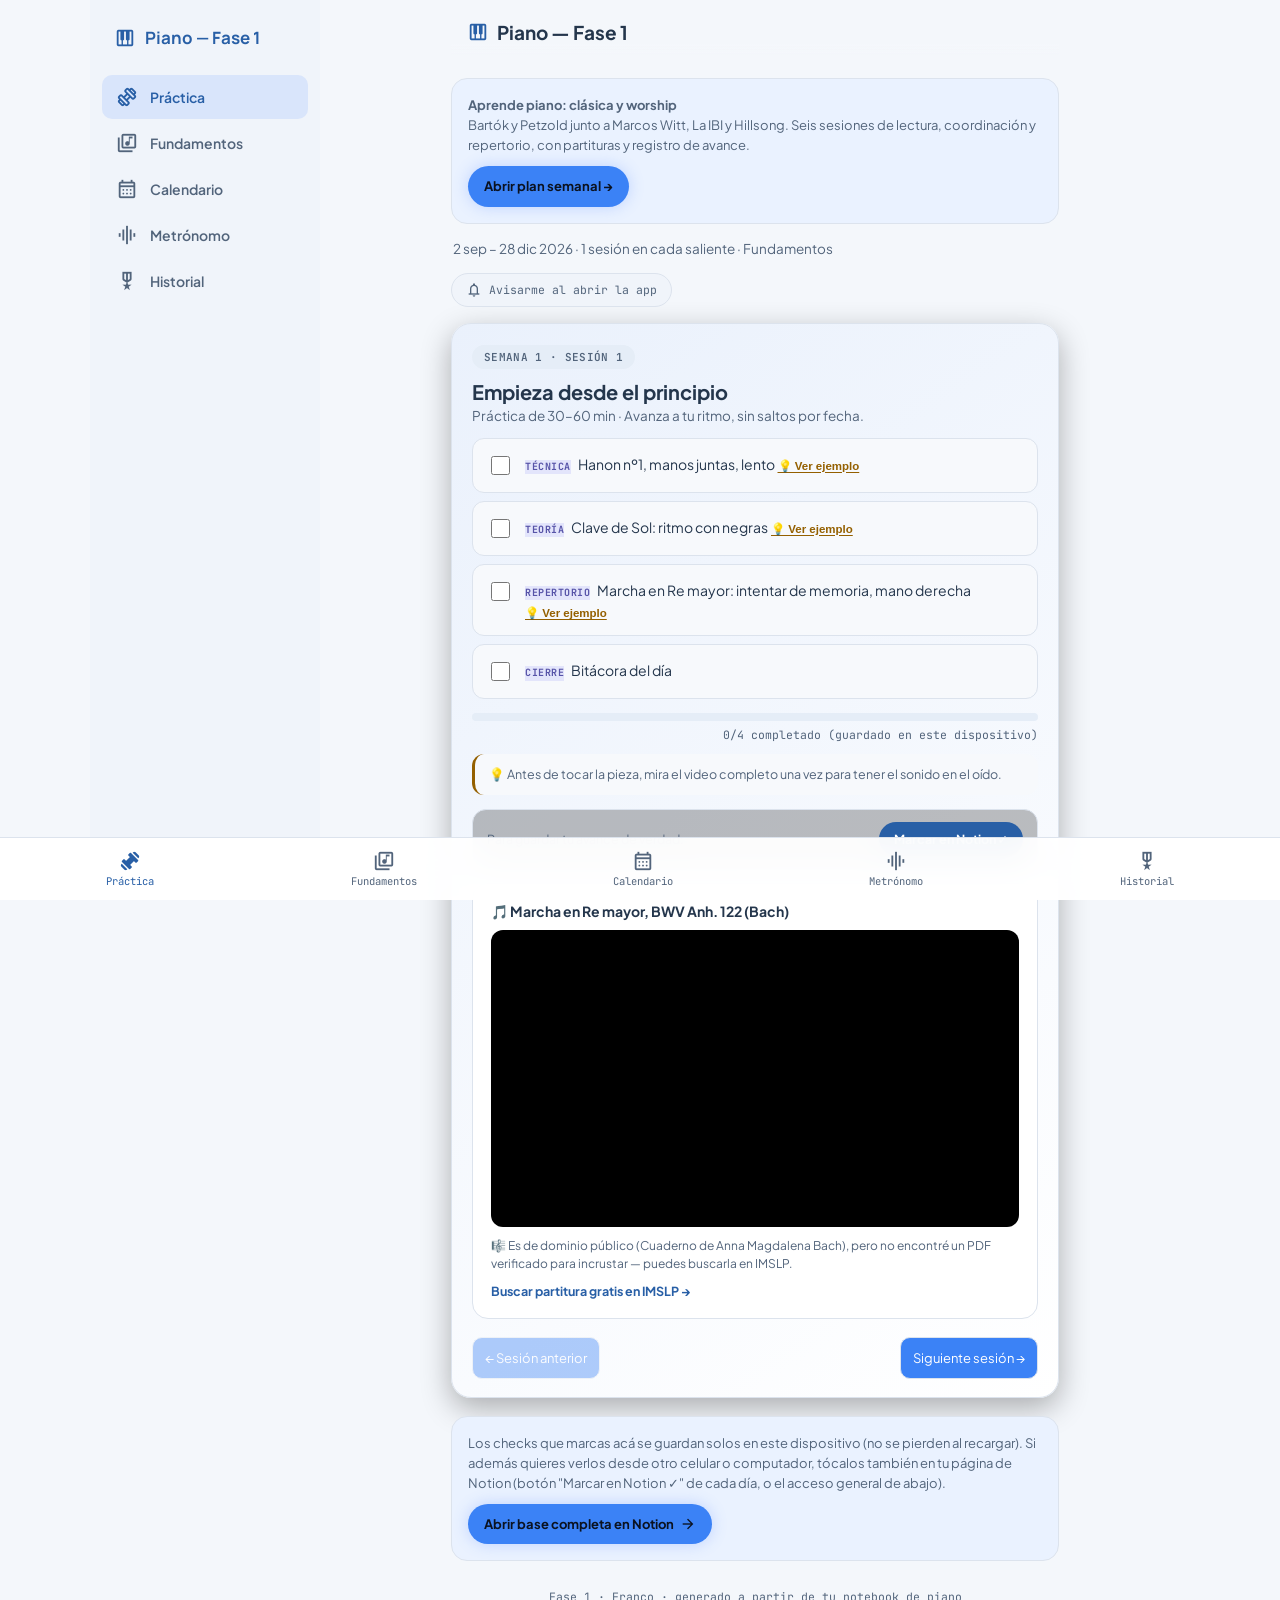
<file: index.html>
<!DOCTYPE html>
<html lang="es">
<head>
<meta charset="UTF-8">
<meta name="viewport" content="width=device-width, initial-scale=1.0, maximum-scale=1">
<title>Piano — Fase 1</title>
<link rel="preconnect" href="https://fonts.googleapis.com">
<link rel="preconnect" href="https://fonts.gstatic.com" crossorigin>
<link href="https://fonts.googleapis.com/css2?family=Manrope:wght@500;600;700&family=Inter:wght@400;500;600&family=JetBrains+Mono:wght@400;500;600&display=swap" rel="stylesheet">
<link href="https://fonts.googleapis.com/css2?family=Material+Symbols+Outlined:wght,FILL@100..700,0..1&display=swap" rel="stylesheet">
<style>
  :root{
    --bg:#111317;
    --card:#171a21;
    --card2:#1a1c20;
    --card3:#1e2024;
    --card-high:#282a2e;
    --text:#e2e2e8;
    --muted:#c3c6d6;
    --primary:#5b8cff;
    --primary-soft:#b2c5ff;
    --tertiary:#bfc7d6;
    --border:rgba(154,162,177,.14);
    --border2:rgba(154,162,177,.08);
    --notion:#eef0f4;
  }
  *{box-sizing:border-box;}
  html,body{margin:0;padding:0;background:var(--bg);color:var(--text);
    font-family:'Inter',-apple-system,BlinkMacSystemFont,"Segoe UI",Roboto,Helvetica,Arial,sans-serif;
    -webkit-tap-highlight-color:transparent;-webkit-font-smoothing:antialiased;}
  .material-symbols-outlined{font-variation-settings:'FILL' 0,'wght' 400,'GRAD' 0,'opsz' 24;font-size:22px;vertical-align:middle;}
  .icon-fill{font-variation-settings:'FILL' 1,'wght' 400,'GRAD' 0,'opsz' 24;}

  body{padding-bottom:76px;}
  .app{max-width:960px;margin:0 auto;display:flex;align-items:flex-start;}

  .side-nav{display:none;}
  @media(min-width:860px){
    body{padding-bottom:0;}
    .app{max-width:1100px;}
    .side-nav{display:flex;flex-direction:column;width:230px;flex:0 0 230px;padding:26px 12px;
      background:var(--card3);min-height:100vh;position:sticky;top:0;align-self:flex-start;}
    .side-nav .brand{display:flex;align-items:center;gap:9px;padding:0 12px 26px;font-family:'Manrope';
      font-weight:700;font-size:17px;color:var(--primary-soft);}
    .side-nav a{display:flex;align-items:center;gap:12px;padding:11px 14px;border-radius:10px;color:var(--muted);
      text-decoration:none;font-size:14px;font-weight:600;margin-bottom:2px;transition:background .15s,color .15s;}
    .side-nav a.active{background:#5b8cff26;color:var(--primary-soft);}
    .side-nav a:hover{background:#ffffff0a;}
    .bottom-nav{display:none;}
    .main-col{flex:1;min-width:0;padding:34px 40px 40px;}
    .mobile-topbar{display:none;}
  }
  .main-col{padding:0 16px;max-width:640px;margin:0 auto;width:100%;}

  .mobile-topbar{display:flex;align-items:center;gap:9px;
    padding:20px 16px 12px;position:sticky;top:0;background:linear-gradient(180deg,var(--bg) 78%,transparent);z-index:5;}
  .mobile-topbar h1{margin:0;font-size:19px;font-family:'Manrope';display:flex;align-items:center;gap:8px;}
  .mobile-topbar .material-symbols-outlined{color:var(--primary-soft);}

  .view{display:none;padding-top:6px;}
  .view.active{display:block;}
  .view-head{margin:2px 2px 16px;}
  .view-head h2{margin:0 0 4px;font-size:21px;font-family:'Manrope';}
  .view-head p{margin:0;color:var(--muted);font-size:13.5px;}

  .today-card{background:linear-gradient(150deg,#1c2028,#14161b);
    border:1px solid var(--border2);border-radius:20px;padding:20px 20px 18px;margin:2px 0 18px;
    box-shadow:0 10px 30px rgba(0,0,0,.3);}
  .today-card .badge{display:inline-block;background:var(--card-high);color:var(--muted);font-weight:600;
    font-family:'JetBrains Mono';letter-spacing:.03em;font-size:11px;padding:5px 12px;border-radius:100px;
    margin-bottom:10px;text-transform:uppercase;}
  .today-card .badge.rest{color:var(--tertiary);}
  .today-card h2{margin:0 0 3px;font-size:20px;font-family:'Manrope';font-weight:700;}
  .today-card .sub{color:var(--muted);font-size:13.5px;margin-bottom:14px;}
  .progress-bar{height:8px;background:var(--card-high);border-radius:100px;overflow:hidden;margin:14px 0 6px;}
  .progress-bar > div{height:100%;background:var(--primary);border-radius:100px;width:0%;transition:width .3s;}
  .progress-label{font-size:11.5px;color:var(--muted);text-align:right;font-family:'JetBrains Mono';}

  .section-title{font-size:12px;text-transform:uppercase;letter-spacing:.08em;color:var(--muted);
    font-family:'JetBrains Mono';margin:26px 2px 10px;font-weight:600;border-bottom:1px solid var(--border2);padding-bottom:8px;}

  .week{margin-bottom:16px;}
  .week-head{display:flex;justify-content:space-between;align-items:baseline;padding:0 2px 8px;}
  .week-head .name{font-weight:700;font-size:14px;font-family:'Manrope';}
  .week-head .range{font-size:11.5px;color:var(--muted);font-family:'JetBrains Mono';}
  .days-row{display:grid;grid-template-columns:repeat(7,1fr);gap:6px;}
  .day-btn{background:var(--card-high);border:1px solid transparent;border-radius:14px;
    padding:9px 2px 8px;text-align:center;cursor:pointer;position:relative;transition:background .15s;}
  .day-btn:hover{background:#333539;}
  .day-btn .dow{display:block;font-size:9.5px;color:var(--muted);margin-bottom:4px;text-transform:uppercase;font-family:'JetBrains Mono';}
  .day-btn .num{display:block;font-size:15px;font-weight:700;font-family:'Manrope';}
  .day-btn .dot{display:block;width:5px;height:5px;border-radius:50%;margin:5px auto 0;background:var(--primary);
    box-shadow:0 0 6px rgba(91,140,255,.5);}
  .day-btn.rest{background:var(--card2);opacity:.65;}
  .day-btn.rest .dot{background:#4a4d54;box-shadow:none;}
  .day-btn.past{opacity:.5;}
  .day-btn.selected{border-color:var(--primary-soft);background:#5b8cff22;}
  .day-btn.today{box-shadow:0 0 0 2px var(--primary-soft),0 0 14px rgba(178,197,255,.35);}

  .detail{background:var(--card3);border:1px solid var(--border2);border-radius:18px;
    padding:18px;margin-top:16px;display:none;}
  .detail.open{display:block;}
  .detail .dtitle{font-size:17px;font-weight:700;font-family:'Manrope';margin-bottom:2px;}
  .detail .dsub{font-size:12.5px;color:var(--muted);margin-bottom:14px;}
  .task{display:flex;align-items:flex-start;gap:12px;padding:11px 0;border-top:1px solid var(--border2);}
  .task:first-of-type{border-top:none;}
  .task input{margin-top:3px;width:19px;height:19px;accent-color:var(--primary);flex:0 0 auto;}
  .task label{font-size:14px;line-height:1.45;}
  .task.checked label{color:var(--muted);text-decoration:line-through;}
  .tag{display:inline-block;font-size:10px;font-weight:700;color:var(--primary-soft);font-family:'JetBrains Mono';
    text-transform:uppercase;letter-spacing:.05em;margin-right:7px;}

  .example-toggle{display:inline-block;margin:5px 0 0;font-size:11.5px;color:var(--primary-soft);
    background:none;border:none;cursor:pointer;padding:0;font-weight:600;text-decoration:underline;
    text-underline-offset:2px;}
  .example-box{display:none;margin:8px 0 2px;padding:12px 14px;background:var(--card2);
    border:1px solid var(--border2);border-left:3px solid var(--primary);border-radius:10px;
    font-size:12.5px;line-height:1.6;color:var(--text);}
  .example-box.open{display:block;}
  .example-box .ex-title{font-weight:700;color:var(--primary-soft);margin-bottom:5px;display:block;
    font-size:11px;text-transform:uppercase;letter-spacing:.03em;font-family:'JetBrains Mono';}

  .piece-card{background:var(--card2);border:1px solid var(--border2);border-radius:16px;
    padding:15px 16px;margin-top:14px;}
  .piece-card .ptitle{font-weight:700;font-size:14px;margin-bottom:10px;font-family:'Manrope';}
  .piece-card .video-wrap{position:relative;padding-top:56.25%;border-radius:12px;
    overflow:hidden;background:#000;margin-bottom:10px;}
  .piece-card .video-wrap iframe{position:absolute;inset:0;width:100%;height:100%;border:0;}
  .piece-card .sheet-note{font-size:12px;color:var(--muted);line-height:1.5;margin-bottom:6px;}
  .piece-card .sheet-link{display:inline-block;font-size:12.5px;color:var(--primary-soft);
    font-weight:700;text-decoration:none;}
  .piece-card .sheet-thumb{display:block;width:100%;border-radius:8px;margin:2px 0 8px;
    background:#fff;padding:6px;box-sizing:border-box;}
  .piece-card .pdf-wrap{display:none;width:100%;height:420px;border-radius:10px;
    overflow:hidden;background:#fff;margin:8px 0;}
  .piece-card .pdf-wrap.open{display:block;}
  .piece-card .pdf-wrap iframe{width:100%;height:100%;border:0;}

  .notion-cta{display:flex;align-items:center;justify-content:space-between;gap:10px;
    background:rgba(0,0,0,.25);border:1px solid var(--border2);border-radius:14px;padding:12px 14px;margin-top:14px;}
  .notion-cta span{font-size:12.5px;color:var(--muted);}
  .notion-cta a{flex:0 0 auto;background:var(--notion);color:#0b0e14;font-weight:700;
    text-decoration:none;padding:9px 15px;border-radius:100px;font-size:12.5px;white-space:nowrap;}

  .notion-box{background:var(--card3);border:1px solid var(--border2);border-radius:16px;
    padding:16px;margin:16px 0 4px;font-size:13px;color:var(--muted);line-height:1.55;}
  .notion-box a.btn{display:inline-flex;align-items:center;gap:6px;margin-top:11px;background:var(--primary);
    color:#0b1220;font-weight:700;text-decoration:none;padding:10px 16px;border-radius:100px;font-size:13px;
    box-shadow:0 0 15px rgba(91,140,255,.3);}

  .concept-grid{display:flex;flex-direction:column;gap:10px;}
  .concept-card{background:var(--card3);border:1px solid var(--border2);border-radius:16px;padding:15px 16px;}
  .concept-card summary{cursor:pointer;list-style:none;display:flex;align-items:center;gap:10px;
    font-family:'Manrope';font-weight:700;font-size:14.5px;}
  .concept-card summary::-webkit-details-marker{display:none;}
  .concept-card summary .material-symbols-outlined{color:var(--primary-soft);flex:0 0 auto;}
  .concept-card summary::after{content:'expand_more';font-family:'Material Symbols Outlined';margin-left:auto;color:var(--muted);}
  .concept-card[open] summary::after{content:'expand_less';}
  .concept-card .body{margin-top:10px;padding-top:10px;border-top:1px solid var(--border2);
    font-size:13px;line-height:1.6;color:var(--muted);}
  .concept-card .body b{color:var(--text);}

  .metro-wrap{display:flex;flex-direction:column;align-items:center;gap:24px;padding:16px 0 10px;}
  .metro-dial{position:relative;width:220px;height:220px;border-radius:50%;
    background:radial-gradient(circle at 50% 40%, #1b1e25, #101216 75%);
    border:8px solid var(--card-high);display:flex;align-items:center;justify-content:center;
    box-shadow:inset 0 0 24px rgba(0,0,0,.5);}
  .metro-dial.playing{animation:metro-pulse 1s infinite;}
  @keyframes metro-pulse{0%{box-shadow:inset 0 0 24px rgba(0,0,0,.5),0 0 0 0 rgba(91,140,255,.45);}
    70%{box-shadow:inset 0 0 24px rgba(0,0,0,.5),0 0 0 18px rgba(91,140,255,0);}
    100%{box-shadow:inset 0 0 24px rgba(0,0,0,.5),0 0 0 0 rgba(91,140,255,0);}}
  .metro-dial .mark{display:block;text-align:center;font-family:'JetBrains Mono';font-size:11px;letter-spacing:.1em;
    text-transform:uppercase;color:var(--primary-soft);opacity:.85;margin-bottom:6px;}
  .metro-dial .bpm{display:block;text-align:center;font-family:'Manrope';font-weight:700;font-size:56px;color:#fff;line-height:1;}
  .metro-dial .bpm-label{display:block;text-align:center;font-family:'JetBrains Mono';font-size:11px;color:var(--muted);
    margin-top:4px;letter-spacing:.08em;}
  .metro-controls{display:flex;align-items:center;gap:22px;}
  .metro-round{width:54px;height:54px;border-radius:50%;background:var(--card3);border:1px solid var(--border2);
    display:flex;align-items:center;justify-content:center;color:var(--text);cursor:pointer;}
  .metro-round:hover{border-color:rgba(178,197,255,.4);color:var(--primary-soft);}
  .metro-play{width:82px;height:82px;border-radius:50%;background:var(--primary);color:#fff;border:none;
    display:flex;align-items:center;justify-content:center;cursor:pointer;box-shadow:0 0 24px rgba(91,140,255,.4);}
  .metro-play .material-symbols-outlined{font-size:36px;}
  .metro-session{display:flex;align-items:center;gap:14px;background:var(--card3);border:1px solid var(--border2);
    border-radius:14px;padding:10px 18px;}
  .metro-session .t{font-family:'Manrope';font-weight:700;font-size:19px;letter-spacing:.05em;color:#fff;}
  .metro-session .lbl{font-family:'JetBrains Mono';font-size:9.5px;color:var(--muted);text-transform:uppercase;letter-spacing:.08em;}
  .metro-session button{background:none;border:none;color:var(--muted);cursor:pointer;padding:4px;}
  .metro-session button:hover{color:var(--primary-soft);}
  .metro-tap{padding:13px 26px;border-radius:100px;background:var(--card3);border:1px solid rgba(91,140,255,.3);
    color:var(--primary-soft);font-family:'Manrope';font-weight:700;font-size:13px;letter-spacing:.05em;
    text-transform:uppercase;cursor:pointer;display:flex;align-items:center;gap:8px;}
  .metro-tap:active{background:#5b8cff1a;}
  .metro-sig{display:flex;gap:8px;flex-wrap:wrap;justify-content:center;}
  .metro-sig button{padding:9px 16px;border-radius:100px;font-family:'JetBrains Mono';font-size:12.5px;
    background:var(--card3);color:var(--muted);border:1px solid var(--border2);cursor:pointer;}
  .metro-sig button.active{background:#5b8cff26;color:var(--primary-soft);border-color:rgba(91,140,255,.5);}

  footer{text-align:center;color:var(--muted);font-size:11.5px;padding:24px 14px 6px;font-family:'JetBrains Mono';}

  .bottom-nav{position:fixed;bottom:0;left:0;width:100%;display:flex;justify-content:space-around;
    align-items:center;padding:10px 8px calc(10px + env(safe-area-inset-bottom));
    background:rgba(26,28,32,.85);backdrop-filter:blur(16px);-webkit-backdrop-filter:blur(16px);
    border-top:1px solid var(--border2);z-index:20;}
  .bottom-nav button{background:none;border:none;display:flex;flex-direction:column;align-items:center;gap:2px;
    color:var(--muted);font-family:'JetBrains Mono';font-size:10.5px;cursor:pointer;padding:2px 10px;}
  .bottom-nav button.active{color:var(--primary-soft);}

  .notify-toggle{display:inline-flex;align-items:center;gap:7px;background:var(--card3);
    border:1px solid var(--border2);color:var(--muted);font-family:'JetBrains Mono';font-size:11.5px;
    padding:8px 14px;border-radius:100px;cursor:pointer;margin:0 0 14px;}
  .notify-toggle .material-symbols-outlined{font-size:16px;}
  .notify-toggle.on{color:var(--primary-soft);border-color:rgba(91,140,255,.4);background:#5b8cff1a;}

  .completion-banner{margin-top:14px;padding:14px 16px;border-radius:14px;
    background:linear-gradient(135deg,#5b8cff26,#5b8cff0d);border:1px solid rgba(91,140,255,.35);
    font-size:13px;line-height:1.55;color:var(--text);}
  .completion-banner b{color:var(--primary-soft);}
  .completion-banner .new-badges{margin-top:6px;font-family:'JetBrains Mono';font-size:11px;color:var(--primary-soft);}

  .tip-banner{margin-top:12px;padding:11px 14px;border-radius:12px;background:var(--card2);
    border-left:3px solid var(--tertiary);font-size:12.5px;line-height:1.5;color:var(--muted);}
  .tip-banner b{color:var(--text);}

  .stat-row{display:flex;gap:10px;margin-bottom:8px;flex-wrap:wrap;}
  .stat-pill{flex:1;min-width:130px;background:var(--card3);border:1px solid var(--border2);
    border-radius:16px;padding:14px 16px;}
  .stat-pill .n{display:block;font-family:'Manrope';font-weight:700;font-size:28px;color:#fff;}
  .stat-pill .l{display:block;font-family:'JetBrains Mono';font-size:10.5px;color:var(--muted);
    text-transform:uppercase;letter-spacing:.06em;margin-top:2px;}

  .badge-grid{display:grid;grid-template-columns:repeat(2,1fr);gap:12px;margin-bottom:6px;}
  .badge-card{background:var(--card3);border:1px solid var(--border2);border-radius:16px;
    padding:16px 12px;text-align:center;}
  .badge-card img{width:64px;height:64px;border-radius:50%;object-fit:cover;margin:0 auto 10px;display:block;}
  .badge-card.locked img{filter:grayscale(1);opacity:.35;}
  .badge-card .bname{font-family:'Manrope';font-weight:700;font-size:12.5px;color:var(--text);}
  .badge-card.locked .bname{color:var(--muted);}
  .badge-card .bdesc{font-family:'JetBrains Mono';font-size:10px;color:var(--muted);margin-top:4px;line-height:1.4;}

  .session-list{display:flex;flex-direction:column;gap:2px;}
  .session-row{display:flex;justify-content:space-between;align-items:center;padding:11px 4px;
    border-top:1px solid var(--border2);font-size:13px;}
  .session-row:first-child{border-top:none;}
  .session-row .sd{font-family:'Manrope';font-weight:600;}
  .session-row .sw{font-family:'JetBrains Mono';font-size:11px;color:var(--muted);}
  .session-empty{color:var(--muted);font-size:13px;padding:8px 4px;}

  .metro-suggest{font-family:'JetBrains Mono';font-size:11.5px;color:var(--primary-soft);
    background:#5b8cff1a;border:1px solid rgba(91,140,255,.3);padding:8px 14px;border-radius:100px;
    text-align:center;}
</style>
<link rel="stylesheet" href="sanctuary.css"></head>
<body class="index-skin">

<div class="app">
<nav class="side-nav">
  <div class="brand"><span class="material-symbols-outlined icon-fill">piano</span> Piano — Fase 1</div>
  <a href="#" data-view="practica" class="active"><span class="material-symbols-outlined">exercise</span> Práctica</a>
  <a href="#" data-view="fundamentos"><span class="material-symbols-outlined">library_music</span> Fundamentos</a>
  <a href="#" data-view="calendario"><span class="material-symbols-outlined">calendar_month</span> Calendario</a>
  <a href="#" data-view="metronomo"><span class="material-symbols-outlined">graphic_eq</span> Metrónomo</a>
  <a href="#" data-view="historial"><span class="material-symbols-outlined">military_tech</span> Historial</a>
</nav>

<div class="main-col">
  <div class="mobile-topbar">
    <h1><span class="material-symbols-outlined icon-fill">piano</span> Piano — Fase 1</h1>
  </div>

  <section class="view active" id="view-practica">
    <div class="notion-box" style="margin-bottom:16px">
      <strong>Aprende piano: clásica y worship</strong><br>
      Bartók y Petzold junto a Marcos Witt, La IBI y Hillsong. Seis sesiones de lectura, coordinación y repertorio, con partituras y registro de avance.
      <br><a class="btn" href="semana-practica.html">Abrir plan semanal →</a>
    </div>
    <div class="view-head"><p>2 sep – 28 dic 2026 · 1 sesión en cada saliente · Fundamentos</p></div>
    <button class="notify-toggle" id="notifyToggle" type="button">
      <span class="material-symbols-outlined">notifications</span>
      <span id="notifyToggleLabel">Avisarme al abrir la app</span>
    </button>
    <div class="today-card" id="todayCard"></div>
    <div class="notion-box">
      Los checks que marcas acá se guardan solos en este dispositivo (no se pierden al recargar). Si además quieres
      verlos desde otro celular o computador, tócalos también en tu página de Notion (botón "Marcar en Notion ✓" de
      cada día, o el acceso general de abajo).
      <br>
      <a class="btn" href="https://app.notion.com/p/0588af861a594e15af5c4f1fbbeda3ef" target="_blank" rel="noopener">Abrir base completa en Notion <span class="material-symbols-outlined" style="font-size:16px;">arrow_forward</span></a>
    </div>
  </section>

  <section class="view" id="view-fundamentos">
    <div class="view-head"><h2>Fundamentos</h2><p>Guía rápida de las técnicas que vas a encontrar en el plan</p></div>
    <div class="concept-grid" id="conceptGrid"></div>
  </section>

  <section class="view" id="view-calendario">
    <div class="view-head"><h2>Calendario</h2><p>Fase 1 completa, semana a semana</p></div>
    <div id="calendar"></div>
    <div class="detail" id="detail"></div>
  </section>

  <section class="view" id="view-metronomo">
    <div class="view-head"><h2>Metrónomo</h2><p>Para calentar antes de tocar</p></div>
    <div class="metro-wrap">
      <div class="metro-dial" id="metroDial">
        <div>
          <span class="mark" id="metroMark">Andante</span>
          <span class="bpm" id="metroBpm">90</span>
          <span class="bpm-label">BPM</span>
        </div>
      </div>
      <div class="metro-suggest" id="metroSuggestNote" style="display:none;"></div>
      <div class="metro-controls">
        <button class="metro-round" id="metroMinus" aria-label="Bajar tempo"><span class="material-symbols-outlined">remove</span></button>
        <button class="metro-play" id="metroPlay" aria-label="Iniciar metrónomo"><span class="material-symbols-outlined icon-fill">play_arrow</span></button>
        <button class="metro-round" id="metroPlus" aria-label="Subir tempo"><span class="material-symbols-outlined">add</span></button>
      </div>
      <div class="metro-session">
        <div><div class="lbl">Sesión</div><div class="t" id="metroTimer">00:00</div></div>
        <button id="metroReset" title="Reiniciar sesión"><span class="material-symbols-outlined">restart_alt</span></button>
      </div>
      <button class="metro-tap" id="metroTap"><span class="material-symbols-outlined">touch_app</span> Tap Tempo</button>
      <div class="metro-sig" id="metroSig">
        <button data-sig="2">2/4</button>
        <button data-sig="3">3/4</button>
        <button data-sig="4" class="active">4/4</button>
        <button data-sig="6">6/8</button>
      </div>
    </div>
  </section>

  <section class="view" id="view-historial">
    <div class="view-head"><h2>Historial</h2><p>Tu racha, tus logros y las sesiones completadas</p></div>
    <div class="stat-row" id="statRow"></div>
    <div class="section-title">Logros</div>
    <div class="badge-grid" id="badgeGrid"></div>
    <div class="section-title">Sesiones completadas</div>
    <div class="session-list" id="sessionList"></div>
  </section>

  <footer>Fase 1 · Franco · generado a partir de tu notebook de piano</footer>
</div>
</div>

<nav class="bottom-nav">
  <button data-view="practica" class="active"><span class="material-symbols-outlined icon-fill">exercise</span>Práctica</button>
  <button data-view="fundamentos"><span class="material-symbols-outlined">library_music</span>Fundamentos</button>
  <button data-view="calendario"><span class="material-symbols-outlined">calendar_month</span>Calendario</button>
  <button data-view="metronomo"><span class="material-symbols-outlined">graphic_eq</span>Metrónomo</button>
  <button data-view="historial"><span class="material-symbols-outlined">military_tech</span>Historial</button>
</nav>

<script>
const DAYS = [
{
"d": "2026-09-02",
"dow": "Mié",
"wk": 1,
"t": "A",
"tasks": [
[
"Técnica",
"Hanon nº1, manos juntas, lento"
],
[
"Teoría",
"Clave de Sol: ritmo con negras"
],
[
"Repertorio",
"Marcha en Re mayor: intentar de memoria, mano derecha"
],
[
"Cierre",
"Bitácora del día"
]
],
"url": "https://app.notion.com/p/3bf4ffc0a381816b85aefcb04e225a7a"
},
{
"d": "2026-09-03",
"dow": "Jue",
"wk": 1,
"t": "D",
"tasks": [
[
"Día libre",
"Sin práctica programada hoy."
]
],
"url": "https://app.notion.com/p/0588af861a594e15af5c4f1fbbeda3ef"
},
{
"d": "2026-09-04",
"dow": "Vie",
"wk": 1,
"t": "D",
"tasks": [
[
"Turno largo",
"Hoy trabajas turno largo — sin práctica."
]
],
"url": "https://app.notion.com/p/0588af861a594e15af5c4f1fbbeda3ef"
},
{
"d": "2026-09-05",
"dow": "Sáb",
"wk": 1,
"t": "D",
"tasks": [
[
"Turno noche",
"Hoy trabajas turno noche 🌙 — sin práctica, descansa antes si puedes."
]
],
"url": "https://app.notion.com/p/0588af861a594e15af5c4f1fbbeda3ef"
},
{
"d": "2026-09-06",
"dow": "Dom",
"wk": 1,
"t": "A",
"tasks": [
[
"Técnica",
"Hanon nº2 (nuevo), manos separadas"
],
[
"Teoría",
"Clave de Sol: ritmo con corcheas"
],
[
"Repertorio",
"Marcha en Re mayor: de memoria, ambas manos"
],
[
"Cierre",
"Bitácora del día"
]
],
"url": "https://app.notion.com/p/3bf4ffc0a38181ceaf54c17031e9f14e"
},
{
"d": "2026-09-07",
"dow": "Lun",
"wk": 2,
"t": "D",
"tasks": [
[
"Día libre",
"Sin práctica programada hoy."
]
],
"url": "https://app.notion.com/p/0588af861a594e15af5c4f1fbbeda3ef"
},
{
"d": "2026-09-08",
"dow": "Mar",
"wk": 2,
"t": "D",
"tasks": [
[
"Turno largo",
"Hoy trabajas turno largo — sin práctica."
]
],
"url": "https://app.notion.com/p/0588af861a594e15af5c4f1fbbeda3ef"
},
{
"d": "2026-09-09",
"dow": "Mié",
"wk": 2,
"t": "D",
"tasks": [
[
"Turno noche",
"Hoy trabajas turno noche 🌙 — sin práctica, descansa antes si puedes."
]
],
"url": "https://app.notion.com/p/0588af861a594e15af5c4f1fbbeda3ef"
},
{
"d": "2026-09-10",
"dow": "Jue",
"wk": 2,
"t": "A",
"tasks": [
[
"Técnica",
"Hanon nº1 y nº2, manos separadas"
],
[
"Repertorio",
"Musette en Re mayor: de memoria, mano derecha"
],
[
"Cierre",
"Bitácora del día"
]
],
"url": "https://app.notion.com/p/3bf4ffc0a381818c8754c0c1387852e0"
},
{
"d": "2026-09-11",
"dow": "Vie",
"wk": 2,
"t": "D",
"tasks": [
[
"Día libre",
"Sin práctica programada hoy."
]
],
"url": "https://app.notion.com/p/0588af861a594e15af5c4f1fbbeda3ef"
},
{
"d": "2026-09-12",
"dow": "Sáb",
"wk": 2,
"t": "D",
"tasks": [
[
"Turno largo",
"Hoy trabajas turno largo — sin práctica."
]
],
"url": "https://app.notion.com/p/0588af861a594e15af5c4f1fbbeda3ef"
},
{
"d": "2026-09-13",
"dow": "Dom",
"wk": 2,
"t": "D",
"tasks": [
[
"Turno noche",
"Hoy trabajas turno noche 🌙 — sin práctica, descansa antes si puedes."
]
],
"url": "https://app.notion.com/p/0588af861a594e15af5c4f1fbbeda3ef"
},
{
"d": "2026-09-14",
"dow": "Lun",
"wk": 3,
"t": "A",
"tasks": [
[
"Técnica",
"Hanon nº2, manos juntas, lento"
],
[
"Teoría",
"Repaso de ritmo: negra + corchea combinadas"
],
[
"Repertorio",
"Musette en Re mayor: de memoria, ambas manos"
],
[
"Cierre",
"Bitácora del día"
]
],
"url": "https://app.notion.com/p/3bf4ffc0a381818da53efdc6591ac4aa"
},
{
"d": "2026-09-15",
"dow": "Mar",
"wk": 3,
"t": "D",
"tasks": [
[
"Día libre",
"Sin práctica programada hoy."
]
],
"url": "https://app.notion.com/p/0588af861a594e15af5c4f1fbbeda3ef"
},
{
"d": "2026-09-16",
"dow": "Mié",
"wk": 3,
"t": "D",
"tasks": [
[
"Turno largo",
"Hoy trabajas turno largo — sin práctica."
]
],
"url": "https://app.notion.com/p/0588af861a594e15af5c4f1fbbeda3ef"
},
{
"d": "2026-09-17",
"dow": "Jue",
"wk": 3,
"t": "D",
"tasks": [
[
"Turno noche",
"Hoy trabajas turno noche 🌙 — sin práctica, descansa antes si puedes."
]
],
"url": "https://app.notion.com/p/0588af861a594e15af5c4f1fbbeda3ef"
},
{
"d": "2026-09-18",
"dow": "Vie",
"wk": 3,
"t": "A",
"tasks": [
[
"Técnica",
"Hanon nº1 y nº2 seguidos"
],
[
"Repertorio",
"Marcha y Musette en Re mayor seguidas, de memoria"
],
[
"Cierre",
"Bitácora del día"
]
],
"url": "https://app.notion.com/p/3bf4ffc0a38181a8918acb8ca22ed057"
},
{
"d": "2026-09-19",
"dow": "Sáb",
"wk": 3,
"t": "D",
"tasks": [
[
"Día libre",
"Sin práctica programada hoy."
]
],
"url": "https://app.notion.com/p/0588af861a594e15af5c4f1fbbeda3ef"
},
{
"d": "2026-09-20",
"dow": "Dom",
"wk": 3,
"t": "D",
"tasks": [
[
"Turno largo",
"Hoy trabajas turno largo — sin práctica."
]
],
"url": "https://app.notion.com/p/0588af861a594e15af5c4f1fbbeda3ef"
},
{
"d": "2026-09-21",
"dow": "Lun",
"wk": 4,
"t": "D",
"tasks": [
[
"Turno noche",
"Hoy trabajas turno noche 🌙 — sin práctica, descansa antes si puedes."
]
],
"url": "https://app.notion.com/p/0588af861a594e15af5c4f1fbbeda3ef"
},
{
"d": "2026-09-22",
"dow": "Mar",
"wk": 4,
"t": "A",
"tasks": [
[
"Repaso",
"Toda la semana: Hanon nº1-2, Marcha y Musette en Re mayor"
],
[
"Cierre",
"Grábate tocando la Marcha y la Musette en Re mayor de memoria y compara con la grabación pasada"
]
],
"url": "https://app.notion.com/p/3bf4ffc0a38181d4b065fbef732c0056"
},
{
"d": "2026-09-23",
"dow": "Mié",
"wk": 4,
"t": "D",
"tasks": [
[
"Día libre",
"Sin práctica programada hoy."
]
],
"url": "https://app.notion.com/p/0588af861a594e15af5c4f1fbbeda3ef"
},
{
"d": "2026-09-24",
"dow": "Jue",
"wk": 4,
"t": "D",
"tasks": [
[
"Turno largo",
"Hoy trabajas turno largo — sin práctica."
]
],
"url": "https://app.notion.com/p/0588af861a594e15af5c4f1fbbeda3ef"
},
{
"d": "2026-09-25",
"dow": "Vie",
"wk": 4,
"t": "D",
"tasks": [
[
"Turno noche",
"Hoy trabajas turno noche 🌙 — sin práctica, descansa antes si puedes."
]
],
"url": "https://app.notion.com/p/0588af861a594e15af5c4f1fbbeda3ef"
},
{
"d": "2026-09-26",
"dow": "Sáb",
"wk": 4,
"t": "A",
"tasks": [
[
"Técnica",
"Hanon nº2 repaso + Hanon nº3 (nuevo), manos separadas"
],
[
"Teoría",
"Clave de Fa: identificar Do-Re-Mi grave"
],
[
"Cierre",
"Bitácora del día"
]
],
"url": "https://app.notion.com/p/3bf4ffc0a38181a6b6bad84c62213cc3"
},
{
"d": "2026-09-27",
"dow": "Dom",
"wk": 4,
"t": "D",
"tasks": [
[
"Día libre",
"Sin práctica programada hoy."
]
],
"url": "https://app.notion.com/p/0588af861a594e15af5c4f1fbbeda3ef"
},
{
"d": "2026-09-28",
"dow": "Lun",
"wk": 5,
"t": "D",
"tasks": [
[
"Turno largo",
"Hoy trabajas turno largo — sin práctica."
]
],
"url": "https://app.notion.com/p/0588af861a594e15af5c4f1fbbeda3ef"
},
{
"d": "2026-09-29",
"dow": "Mar",
"wk": 5,
"t": "D",
"tasks": [
[
"Turno noche",
"Hoy trabajas turno noche 🌙 — sin práctica, descansa antes si puedes."
]
],
"url": "https://app.notion.com/p/0588af861a594e15af5c4f1fbbeda3ef"
},
{
"d": "2026-09-30",
"dow": "Mié",
"wk": 5,
"t": "A",
"tasks": [
[
"Técnica",
"Escala de Sol mayor, manos separadas"
],
[
"Teoría",
"Clave de Fa: sumar Fa-Sol grave"
],
[
"Repertorio",
"Pequeño Preludio en Do mayor (BWV 939, Bach): leer mano derecha"
],
[
"Cierre",
"Bitácora del día"
]
],
"url": "https://app.notion.com/p/3bf4ffc0a381810d89c5cd3b115cbd42"
},
{
"d": "2026-10-01",
"dow": "Jue",
"wk": 5,
"t": "D",
"tasks": [
[
"Día libre",
"Sin práctica programada hoy."
]
],
"url": "https://app.notion.com/p/0588af861a594e15af5c4f1fbbeda3ef"
},
{
"d": "2026-10-02",
"dow": "Vie",
"wk": 5,
"t": "D",
"tasks": [
[
"Turno largo",
"Hoy trabajas turno largo — sin práctica."
]
],
"url": "https://app.notion.com/p/0588af861a594e15af5c4f1fbbeda3ef"
},
{
"d": "2026-10-03",
"dow": "Sáb",
"wk": 5,
"t": "D",
"tasks": [
[
"Turno noche",
"Hoy trabajas turno noche 🌙 — sin práctica, descansa antes si puedes."
]
],
"url": "https://app.notion.com/p/0588af861a594e15af5c4f1fbbeda3ef"
},
{
"d": "2026-10-04",
"dow": "Dom",
"wk": 5,
"t": "A",
"tasks": [
[
"Técnica",
"Hanon nº3, manos juntas, lento"
],
[
"Repertorio",
"Pequeño Preludio en Do mayor manos separadas + Polonesa en Sol menor (BWV Anh. 119, Bach) leer mano derecha"
],
[
"Cierre",
"Bitácora del día"
]
],
"url": "https://app.notion.com/p/3bf4ffc0a381818bad12cab9cfec5f1d"
},
{
"d": "2026-10-05",
"dow": "Lun",
"wk": 6,
"t": "D",
"tasks": [
[
"Día libre",
"Sin práctica programada hoy."
]
],
"url": "https://app.notion.com/p/0588af861a594e15af5c4f1fbbeda3ef"
},
{
"d": "2026-10-06",
"dow": "Mar",
"wk": 6,
"t": "D",
"tasks": [
[
"Turno largo",
"Hoy trabajas turno largo — sin práctica."
]
],
"url": "https://app.notion.com/p/0588af861a594e15af5c4f1fbbeda3ef"
},
{
"d": "2026-10-07",
"dow": "Mié",
"wk": 6,
"t": "D",
"tasks": [
[
"Turno noche",
"Hoy trabajas turno noche 🌙 — sin práctica, descansa antes si puedes."
]
],
"url": "https://app.notion.com/p/0588af861a594e15af5c4f1fbbeda3ef"
},
{
"d": "2026-10-08",
"dow": "Jue",
"wk": 6,
"t": "A",
"tasks": [
[
"Técnica",
"Escala de Sol mayor, manos juntas"
],
[
"Repertorio",
"Polonesa en Sol menor manos separadas"
],
[
"Nuevo",
"Empezar a leer (sin tocar) el Minuet en Sol mayor, BWV Anh. 114 (Álbum de Ana Magdalena, Bach)"
],
[
"Cierre",
"Bitácora del día"
]
],
"url": "https://app.notion.com/p/3bf4ffc0a38181379b1cc954edafcbde"
},
{
"d": "2026-10-09",
"dow": "Vie",
"wk": 6,
"t": "D",
"tasks": [
[
"Día libre",
"Sin práctica programada hoy."
]
],
"url": "https://app.notion.com/p/0588af861a594e15af5c4f1fbbeda3ef"
},
{
"d": "2026-10-10",
"dow": "Sáb",
"wk": 6,
"t": "D",
"tasks": [
[
"Turno largo",
"Hoy trabajas turno largo — sin práctica."
]
],
"url": "https://app.notion.com/p/0588af861a594e15af5c4f1fbbeda3ef"
},
{
"d": "2026-10-11",
"dow": "Dom",
"wk": 6,
"t": "D",
"tasks": [
[
"Turno noche",
"Hoy trabajas turno noche 🌙 — sin práctica, descansa antes si puedes."
]
],
"url": "https://app.notion.com/p/0588af861a594e15af5c4f1fbbeda3ef"
},
{
"d": "2026-10-12",
"dow": "Lun",
"wk": 7,
"t": "A",
"tasks": [
[
"Técnica",
"Hanon nº2 y nº3 seguidos"
],
[
"Repertorio",
"Pequeño Preludio y Polonesa en Sol menor, manos juntas, muy lento"
],
[
"Repertorio",
"Minuet en Sol mayor (Bach): mano derecha sola"
],
[
"Cierre",
"Bitácora del día"
]
],
"url": "https://app.notion.com/p/3bf4ffc0a381818eba06f0507553c39a"
},
{
"d": "2026-10-13",
"dow": "Mar",
"wk": 7,
"t": "D",
"tasks": [
[
"Día libre",
"Sin práctica programada hoy."
]
],
"url": "https://app.notion.com/p/0588af861a594e15af5c4f1fbbeda3ef"
},
{
"d": "2026-10-14",
"dow": "Mié",
"wk": 7,
"t": "D",
"tasks": [
[
"Turno largo",
"Hoy trabajas turno largo — sin práctica."
]
],
"url": "https://app.notion.com/p/0588af861a594e15af5c4f1fbbeda3ef"
},
{
"d": "2026-10-15",
"dow": "Jue",
"wk": 7,
"t": "D",
"tasks": [
[
"Turno noche",
"Hoy trabajas turno noche 🌙 — sin práctica, descansa antes si puedes."
]
],
"url": "https://app.notion.com/p/0588af861a594e15af5c4f1fbbeda3ef"
},
{
"d": "2026-10-16",
"dow": "Vie",
"wk": 7,
"t": "A",
"tasks": [
[
"Repaso",
"Escala Sol M, Hanon nº2-3, Pequeño Preludio y Polonesa en Sol menor, Minuet en Sol mayor (mano derecha)"
],
[
"Cierre",
"Grábate tocando lo repasado"
]
],
"url": "https://app.notion.com/p/3bf4ffc0a38181c48206e1b1e1a7dd84"
},
{
"d": "2026-10-17",
"dow": "Sáb",
"wk": 7,
"t": "D",
"tasks": [
[
"Día libre",
"Sin práctica programada hoy."
]
],
"url": "https://app.notion.com/p/0588af861a594e15af5c4f1fbbeda3ef"
},
{
"d": "2026-10-18",
"dow": "Dom",
"wk": 7,
"t": "D",
"tasks": [
[
"Turno largo",
"Hoy trabajas turno largo — sin práctica."
]
],
"url": "https://app.notion.com/p/0588af861a594e15af5c4f1fbbeda3ef"
},
{
"d": "2026-10-19",
"dow": "Lun",
"wk": 8,
"t": "D",
"tasks": [
[
"Turno noche",
"Hoy trabajas turno noche 🌙 — sin práctica, descansa antes si puedes."
]
],
"url": "https://app.notion.com/p/0588af861a594e15af5c4f1fbbeda3ef"
},
{
"d": "2026-10-20",
"dow": "Mar",
"wk": 8,
"t": "A",
"tasks": [
[
"Técnica",
"Hanon nº3 repaso + Hanon nº4 (nuevo), manos separadas"
],
[
"Teoría",
"Lectura simultánea: fragmento de 2 compases, muy simple"
],
[
"Cierre",
"Bitácora del día"
]
],
"url": "https://app.notion.com/p/3bf4ffc0a38181068cf1f2418edb1856"
},
{
"d": "2026-10-21",
"dow": "Mié",
"wk": 8,
"t": "D",
"tasks": [
[
"Día libre",
"Sin práctica programada hoy."
]
],
"url": "https://app.notion.com/p/0588af861a594e15af5c4f1fbbeda3ef"
},
{
"d": "2026-10-22",
"dow": "Jue",
"wk": 8,
"t": "D",
"tasks": [
[
"Turno largo",
"Hoy trabajas turno largo — sin práctica."
]
],
"url": "https://app.notion.com/p/0588af861a594e15af5c4f1fbbeda3ef"
},
{
"d": "2026-10-23",
"dow": "Vie",
"wk": 8,
"t": "D",
"tasks": [
[
"Turno noche",
"Hoy trabajas turno noche 🌙 — sin práctica, descansa antes si puedes."
]
],
"url": "https://app.notion.com/p/0588af861a594e15af5c4f1fbbeda3ef"
},
{
"d": "2026-10-24",
"dow": "Sáb",
"wk": 8,
"t": "A",
"tasks": [
[
"Técnica",
"Hanon nº4, manos separadas"
],
[
"Repertorio",
"Minuet en Sol mayor (Bach): mano izquierda sola"
],
[
"Cierre",
"Bitácora del día"
]
],
"url": "https://app.notion.com/p/3bf4ffc0a38181cb89cdd5a11feb847d"
},
{
"d": "2026-10-25",
"dow": "Dom",
"wk": 8,
"t": "D",
"tasks": [
[
"Día libre",
"Sin práctica programada hoy."
]
],
"url": "https://app.notion.com/p/0588af861a594e15af5c4f1fbbeda3ef"
},
{
"d": "2026-10-26",
"dow": "Lun",
"wk": 9,
"t": "D",
"tasks": [
[
"Turno largo",
"Hoy trabajas turno largo — sin práctica."
]
],
"url": "https://app.notion.com/p/0588af861a594e15af5c4f1fbbeda3ef"
},
{
"d": "2026-10-27",
"dow": "Mar",
"wk": 9,
"t": "D",
"tasks": [
[
"Turno noche",
"Hoy trabajas turno noche 🌙 — sin práctica, descansa antes si puedes."
]
],
"url": "https://app.notion.com/p/0588af861a594e15af5c4f1fbbeda3ef"
},
{
"d": "2026-10-28",
"dow": "Mié",
"wk": 9,
"t": "A",
"tasks": [
[
"Técnica",
"Hanon nº3 y nº4 seguidos"
],
[
"Repertorio",
"Minuet en Sol mayor: manos juntas, muy lento"
],
[
"Teoría",
"Lectura simultánea: otro fragmento de 2 compases"
],
[
"Cierre",
"Bitácora del día"
]
],
"url": "https://app.notion.com/p/3bf4ffc0a3818193832ad3d085646f50"
},
{
"d": "2026-10-29",
"dow": "Jue",
"wk": 9,
"t": "D",
"tasks": [
[
"Día libre",
"Sin práctica programada hoy."
]
],
"url": "https://app.notion.com/p/0588af861a594e15af5c4f1fbbeda3ef"
},
{
"d": "2026-10-30",
"dow": "Vie",
"wk": 9,
"t": "D",
"tasks": [
[
"Turno largo",
"Hoy trabajas turno largo — sin práctica."
]
],
"url": "https://app.notion.com/p/0588af861a594e15af5c4f1fbbeda3ef"
},
{
"d": "2026-10-31",
"dow": "Sáb",
"wk": 9,
"t": "D",
"tasks": [
[
"Turno noche",
"Hoy trabajas turno noche 🌙 — sin práctica, descansa antes si puedes."
]
],
"url": "https://app.notion.com/p/0588af861a594e15af5c4f1fbbeda3ef"
},
{
"d": "2026-11-01",
"dow": "Dom",
"wk": 9,
"t": "A",
"tasks": [
[
"Técnica",
"Hanon nº4, manos juntas, lento"
],
[
"Repertorio",
"Minuet en Sol mayor: tempo normal lento"
],
[
"Método 3D",
"Detecta, delimita y diseña una solución para el pasaje que más te cueste"
],
[
"Cierre",
"Bitácora del día"
]
],
"url": "https://app.notion.com/p/3bf4ffc0a38181d1a008ddc7c03642ca"
},
{
"d": "2026-11-02",
"dow": "Lun",
"wk": 10,
"t": "D",
"tasks": [
[
"Día libre",
"Sin práctica programada hoy."
]
],
"url": "https://app.notion.com/p/0588af861a594e15af5c4f1fbbeda3ef"
},
{
"d": "2026-11-03",
"dow": "Mar",
"wk": 10,
"t": "D",
"tasks": [
[
"Turno largo",
"Hoy trabajas turno largo — sin práctica."
]
],
"url": "https://app.notion.com/p/0588af861a594e15af5c4f1fbbeda3ef"
},
{
"d": "2026-11-04",
"dow": "Mié",
"wk": 10,
"t": "D",
"tasks": [
[
"Turno noche",
"Hoy trabajas turno noche 🌙 — sin práctica, descansa antes si puedes."
]
],
"url": "https://app.notion.com/p/0588af861a594e15af5c4f1fbbeda3ef"
},
{
"d": "2026-11-05",
"dow": "Jue",
"wk": 10,
"t": "A",
"tasks": [
[
"Técnica",
"Hanon nº4, más fluido"
],
[
"Teoría",
"Lectura simultánea: fragmento nuevo de 4 compases, a primera vista"
],
[
"Cierre",
"Bitácora del día"
]
],
"url": "https://app.notion.com/p/3bf4ffc0a38181ff9287d60efc6d6bfa"
},
{
"d": "2026-11-06",
"dow": "Vie",
"wk": 10,
"t": "D",
"tasks": [
[
"Día libre",
"Sin práctica programada hoy."
]
],
"url": "https://app.notion.com/p/0588af861a594e15af5c4f1fbbeda3ef"
},
{
"d": "2026-11-07",
"dow": "Sáb",
"wk": 10,
"t": "D",
"tasks": [
[
"Turno largo",
"Hoy trabajas turno largo — sin práctica."
]
],
"url": "https://app.notion.com/p/0588af861a594e15af5c4f1fbbeda3ef"
},
{
"d": "2026-11-08",
"dow": "Dom",
"wk": 10,
"t": "D",
"tasks": [
[
"Turno noche",
"Hoy trabajas turno noche 🌙 — sin práctica, descansa antes si puedes."
]
],
"url": "https://app.notion.com/p/0588af861a594e15af5c4f1fbbeda3ef"
},
{
"d": "2026-11-09",
"dow": "Lun",
"wk": 11,
"t": "A",
"tasks": [
[
"Repaso",
"Hanon nº4 + Minuet en Sol mayor completo"
],
[
"Teoría",
"Lectura a primera vista de un fragmento nuevo"
],
[
"Cierre",
"Grábate tocando el Minuet en Sol mayor"
]
],
"url": "https://app.notion.com/p/3bf4ffc0a38181a9ab27e1074bb121c5"
},
{
"d": "2026-11-10",
"dow": "Mar",
"wk": 11,
"t": "D",
"tasks": [
[
"Día libre",
"Sin práctica programada hoy."
]
],
"url": "https://app.notion.com/p/0588af861a594e15af5c4f1fbbeda3ef"
},
{
"d": "2026-11-11",
"dow": "Mié",
"wk": 11,
"t": "D",
"tasks": [
[
"Turno largo",
"Hoy trabajas turno largo — sin práctica."
]
],
"url": "https://app.notion.com/p/0588af861a594e15af5c4f1fbbeda3ef"
},
{
"d": "2026-11-12",
"dow": "Jue",
"wk": 11,
"t": "D",
"tasks": [
[
"Turno noche",
"Hoy trabajas turno noche 🌙 — sin práctica, descansa antes si puedes."
]
],
"url": "https://app.notion.com/p/0588af861a594e15af5c4f1fbbeda3ef"
},
{
"d": "2026-11-13",
"dow": "Vie",
"wk": 11,
"t": "A",
"tasks": [
[
"Técnica",
"Hanon nº4 repaso + Hanon nº5 (nuevo), manos separadas"
],
[
"Repertorio",
"\"Let It Be\" (The Beatles): escuchar y identificar los acordes C-G-Am-F, practicar solo los cambios en mano izquierda, muy lento"
],
[
"Cierre",
"Bitácora del día"
]
],
"url": "https://app.notion.com/p/3bf4ffc0a3818192ad33d1fc183d5b2d"
},
{
"d": "2026-11-14",
"dow": "Sáb",
"wk": 11,
"t": "D",
"tasks": [
[
"Día libre",
"Sin práctica programada hoy."
]
],
"url": "https://app.notion.com/p/0588af861a594e15af5c4f1fbbeda3ef"
},
{
"d": "2026-11-15",
"dow": "Dom",
"wk": 11,
"t": "D",
"tasks": [
[
"Turno largo",
"Hoy trabajas turno largo — sin práctica."
]
],
"url": "https://app.notion.com/p/0588af861a594e15af5c4f1fbbeda3ef"
},
{
"d": "2026-11-16",
"dow": "Lun",
"wk": 12,
"t": "D",
"tasks": [
[
"Turno noche",
"Hoy trabajas turno noche 🌙 — sin práctica, descansa antes si puedes."
]
],
"url": "https://app.notion.com/p/0588af861a594e15af5c4f1fbbeda3ef"
},
{
"d": "2026-11-17",
"dow": "Mar",
"wk": 12,
"t": "A",
"tasks": [
[
"Técnica",
"Hanon nº5, manos separadas"
],
[
"Repertorio",
"\"Let It Be\": acordes C-G-Am-F en bloque, mano izquierda sola, siguiendo el pulso, muy lento"
],
[
"Cierre",
"Bitácora del día"
]
],
"url": "https://app.notion.com/p/3bf4ffc0a381812a9d86cc4ae6ad1e3b"
},
{
"d": "2026-11-18",
"dow": "Mié",
"wk": 12,
"t": "D",
"tasks": [
[
"Día libre",
"Sin práctica programada hoy."
]
],
"url": "https://app.notion.com/p/0588af861a594e15af5c4f1fbbeda3ef"
},
{
"d": "2026-11-19",
"dow": "Jue",
"wk": 12,
"t": "D",
"tasks": [
[
"Turno largo",
"Hoy trabajas turno largo — sin práctica."
]
],
"url": "https://app.notion.com/p/0588af861a594e15af5c4f1fbbeda3ef"
},
{
"d": "2026-11-20",
"dow": "Vie",
"wk": 12,
"t": "D",
"tasks": [
[
"Turno noche",
"Hoy trabajas turno noche 🌙 — sin práctica, descansa antes si puedes."
]
],
"url": "https://app.notion.com/p/0588af861a594e15af5c4f1fbbeda3ef"
},
{
"d": "2026-11-21",
"dow": "Sáb",
"wk": 12,
"t": "A",
"tasks": [
[
"Técnica",
"Hanon nº4 y nº5 seguidos"
],
[
"Repertorio",
"\"Let It Be\": melodía de la primera frase, mano derecha sola"
],
[
"Cierre",
"Bitácora del día"
]
],
"url": "https://app.notion.com/p/3bf4ffc0a38181259367ea1792904e7d"
},
{
"d": "2026-11-22",
"dow": "Dom",
"wk": 12,
"t": "D",
"tasks": [
[
"Día libre",
"Sin práctica programada hoy."
]
],
"url": "https://app.notion.com/p/0588af861a594e15af5c4f1fbbeda3ef"
},
{
"d": "2026-11-23",
"dow": "Lun",
"wk": 13,
"t": "D",
"tasks": [
[
"Turno largo",
"Hoy trabajas turno largo — sin práctica."
]
],
"url": "https://app.notion.com/p/0588af861a594e15af5c4f1fbbeda3ef"
},
{
"d": "2026-11-24",
"dow": "Mar",
"wk": 13,
"t": "D",
"tasks": [
[
"Turno noche",
"Hoy trabajas turno noche 🌙 — sin práctica, descansa antes si puedes."
]
],
"url": "https://app.notion.com/p/0588af861a594e15af5c4f1fbbeda3ef"
},
{
"d": "2026-11-25",
"dow": "Mié",
"wk": 13,
"t": "A",
"tasks": [
[
"Técnica",
"Hanon nº5, manos juntas, lento"
],
[
"Repertorio",
"\"Let It Be\": manos juntas, muy lento, primera estrofa"
],
[
"Cierre",
"Bitácora del día"
]
],
"url": "https://app.notion.com/p/3bf4ffc0a38181a59c40fc4517cd1ca4"
},
{
"d": "2026-11-26",
"dow": "Jue",
"wk": 13,
"t": "D",
"tasks": [
[
"Día libre",
"Sin práctica programada hoy."
]
],
"url": "https://app.notion.com/p/0588af861a594e15af5c4f1fbbeda3ef"
},
{
"d": "2026-11-27",
"dow": "Vie",
"wk": 13,
"t": "D",
"tasks": [
[
"Turno largo",
"Hoy trabajas turno largo — sin práctica."
]
],
"url": "https://app.notion.com/p/0588af861a594e15af5c4f1fbbeda3ef"
},
{
"d": "2026-11-28",
"dow": "Sáb",
"wk": 13,
"t": "D",
"tasks": [
[
"Turno noche",
"Hoy trabajas turno noche 🌙 — sin práctica, descansa antes si puedes."
]
],
"url": "https://app.notion.com/p/0588af861a594e15af5c4f1fbbeda3ef"
},
{
"d": "2026-11-29",
"dow": "Dom",
"wk": 13,
"t": "A",
"tasks": [
[
"Teoría",
"Lectura simultánea más fluida: fragmento de 4-6 compases"
],
[
"Repertorio",
"\"Let It Be\": primera estrofa a tempo + agregar el coro si alcanzas"
],
[
"Cierre",
"Bitácora del día"
]
],
"url": "https://app.notion.com/p/3bf4ffc0a38181c9b614fe3ceb873d13"
},
{
"d": "2026-11-30",
"dow": "Lun",
"wk": 14,
"t": "D",
"tasks": [
[
"Día libre",
"Sin práctica programada hoy."
]
],
"url": "https://app.notion.com/p/0588af861a594e15af5c4f1fbbeda3ef"
},
{
"d": "2026-12-01",
"dow": "Mar",
"wk": 14,
"t": "D",
"tasks": [
[
"Turno largo",
"Hoy trabajas turno largo — sin práctica."
]
],
"url": "https://app.notion.com/p/0588af861a594e15af5c4f1fbbeda3ef"
},
{
"d": "2026-12-02",
"dow": "Mié",
"wk": 14,
"t": "D",
"tasks": [
[
"Turno noche",
"Hoy trabajas turno noche 🌙 — sin práctica, descansa antes si puedes."
]
],
"url": "https://app.notion.com/p/0588af861a594e15af5c4f1fbbeda3ef"
},
{
"d": "2026-12-03",
"dow": "Jue",
"wk": 14,
"t": "A",
"tasks": [
[
"Repaso",
"Hanon nº5 + \"Let It Be\" completa (o lo más avanzada posible)"
],
[
"Cierre",
"Grábate tocando \"Let It Be\""
]
],
"url": "https://app.notion.com/p/3bf4ffc0a38181269e23ec45b40141a6"
},
{
"d": "2026-12-04",
"dow": "Vie",
"wk": 14,
"t": "D",
"tasks": [
[
"Día libre",
"Sin práctica programada hoy."
]
],
"url": "https://app.notion.com/p/0588af861a594e15af5c4f1fbbeda3ef"
},
{
"d": "2026-12-05",
"dow": "Sáb",
"wk": 14,
"t": "D",
"tasks": [
[
"Turno largo",
"Hoy trabajas turno largo — sin práctica."
]
],
"url": "https://app.notion.com/p/0588af861a594e15af5c4f1fbbeda3ef"
},
{
"d": "2026-12-06",
"dow": "Dom",
"wk": 14,
"t": "D",
"tasks": [
[
"Turno noche",
"Hoy trabajas turno noche 🌙 — sin práctica, descansa antes si puedes."
]
],
"url": "https://app.notion.com/p/0588af861a594e15af5c4f1fbbeda3ef"
},
{
"d": "2026-12-07",
"dow": "Lun",
"wk": 15,
"t": "A",
"tasks": [
[
"Técnica",
"Repaso Hanon nº1 a nº5 seguidos, manos juntas, lento a rápido"
],
[
"Cierre",
"Bitácora del día"
]
],
"url": "https://app.notion.com/p/3bf4ffc0a38181d48336e79ed32cc7a7"
},
{
"d": "2026-12-08",
"dow": "Mar",
"wk": 15,
"t": "D",
"tasks": [
[
"Día libre",
"Sin práctica programada hoy."
]
],
"url": "https://app.notion.com/p/0588af861a594e15af5c4f1fbbeda3ef"
},
{
"d": "2026-12-09",
"dow": "Mié",
"wk": 15,
"t": "D",
"tasks": [
[
"Turno largo",
"Hoy trabajas turno largo — sin práctica."
]
],
"url": "https://app.notion.com/p/0588af861a594e15af5c4f1fbbeda3ef"
},
{
"d": "2026-12-10",
"dow": "Jue",
"wk": 15,
"t": "D",
"tasks": [
[
"Turno noche",
"Hoy trabajas turno noche 🌙 — sin práctica, descansa antes si puedes."
]
],
"url": "https://app.notion.com/p/0588af861a594e15af5c4f1fbbeda3ef"
},
{
"d": "2026-12-11",
"dow": "Vie",
"wk": 15,
"t": "A",
"tasks": [
[
"Teoría",
"Repaso completo: clave de Sol y Fa, figuras rítmicas, lectura simultánea de un fragmento nuevo"
],
[
"Cierre",
"Bitácora del día"
]
],
"url": "https://app.notion.com/p/3bf4ffc0a3818135b524f159d3455674"
},
{
"d": "2026-12-12",
"dow": "Sáb",
"wk": 15,
"t": "D",
"tasks": [
[
"Día libre",
"Sin práctica programada hoy."
]
],
"url": "https://app.notion.com/p/0588af861a594e15af5c4f1fbbeda3ef"
},
{
"d": "2026-12-13",
"dow": "Dom",
"wk": 15,
"t": "D",
"tasks": [
[
"Turno largo",
"Hoy trabajas turno largo — sin práctica."
]
],
"url": "https://app.notion.com/p/0588af861a594e15af5c4f1fbbeda3ef"
},
{
"d": "2026-12-14",
"dow": "Lun",
"wk": 16,
"t": "D",
"tasks": [
[
"Turno noche",
"Hoy trabajas turno noche 🌙 — sin práctica, descansa antes si puedes."
]
],
"url": "https://app.notion.com/p/0588af861a594e15af5c4f1fbbeda3ef"
},
{
"d": "2026-12-15",
"dow": "Mar",
"wk": 16,
"t": "A",
"tasks": [
[
"Repertorio",
"Repaso del Minuet en Sol mayor completo, afinando los pasajes que aún cuesten (método 3D)"
],
[
"Cierre",
"Bitácora del día"
]
],
"url": "https://app.notion.com/p/3bf4ffc0a3818136adb2fc1b33f9f676"
},
{
"d": "2026-12-16",
"dow": "Mié",
"wk": 16,
"t": "D",
"tasks": [
[
"Día libre",
"Sin práctica programada hoy."
]
],
"url": "https://app.notion.com/p/0588af861a594e15af5c4f1fbbeda3ef"
},
{
"d": "2026-12-17",
"dow": "Jue",
"wk": 16,
"t": "D",
"tasks": [
[
"Turno largo",
"Hoy trabajas turno largo — sin práctica."
]
],
"url": "https://app.notion.com/p/0588af861a594e15af5c4f1fbbeda3ef"
},
{
"d": "2026-12-18",
"dow": "Vie",
"wk": 16,
"t": "D",
"tasks": [
[
"Turno noche",
"Hoy trabajas turno noche 🌙 — sin práctica, descansa antes si puedes."
]
],
"url": "https://app.notion.com/p/0588af861a594e15af5c4f1fbbeda3ef"
},
{
"d": "2026-12-19",
"dow": "Sáb",
"wk": 16,
"t": "A",
"tasks": [
[
"Repertorio",
"Repaso canción de rock completa, afinando acordes y transiciones"
],
[
"Cierre",
"Bitácora del día"
]
],
"url": "https://app.notion.com/p/3bf4ffc0a381817db4f9dbb07bff85bb"
},
{
"d": "2026-12-20",
"dow": "Dom",
"wk": 16,
"t": "D",
"tasks": [
[
"Día libre",
"Sin práctica programada hoy."
]
],
"url": "https://app.notion.com/p/0588af861a594e15af5c4f1fbbeda3ef"
},
{
"d": "2026-12-21",
"dow": "Lun",
"wk": 17,
"t": "D",
"tasks": [
[
"Turno largo",
"Hoy trabajas turno largo — sin práctica."
]
],
"url": "https://app.notion.com/p/0588af861a594e15af5c4f1fbbeda3ef"
},
{
"d": "2026-12-22",
"dow": "Mar",
"wk": 17,
"t": "D",
"tasks": [
[
"Turno noche",
"Hoy trabajas turno noche 🌙 — sin práctica, descansa antes si puedes."
]
],
"url": "https://app.notion.com/p/0588af861a594e15af5c4f1fbbeda3ef"
},
{
"d": "2026-12-23",
"dow": "Mié",
"wk": 17,
"t": "A",
"tasks": [
[
"Ensayo general",
"Hanon + Minuet en Sol mayor + \"Let It Be\", todo seguido, como una mini presentación"
],
[
"Cierre",
"Bitácora del día"
]
],
"url": "https://app.notion.com/p/3bf4ffc0a381813db61fd6f6089c6279"
},
{
"d": "2026-12-24",
"dow": "Jue",
"wk": 17,
"t": "D",
"tasks": [
[
"Día libre",
"Sin práctica programada hoy."
]
],
"url": "https://app.notion.com/p/0588af861a594e15af5c4f1fbbeda3ef"
},
{
"d": "2026-12-25",
"dow": "Vie",
"wk": 17,
"t": "D",
"tasks": [
[
"Turno largo",
"Hoy trabajas turno largo — sin práctica."
]
],
"url": "https://app.notion.com/p/0588af861a594e15af5c4f1fbbeda3ef"
},
{
"d": "2026-12-26",
"dow": "Sáb",
"wk": 17,
"t": "D",
"tasks": [
[
"Turno noche",
"Hoy trabajas turno noche 🌙 — sin práctica, descansa antes si puedes."
]
],
"url": "https://app.notion.com/p/0588af861a594e15af5c4f1fbbeda3ef"
},
{
"d": "2026-12-27",
"dow": "Dom",
"wk": 17,
"t": "A",
"tasks": [
[
"Grabación final",
"Tócate completo: Minuet en Sol mayor + \"Let It Be\""
],
[
"Comparar",
"Escucha tu grabación del sábado 22 de agosto y compárala con esta"
]
],
"url": "https://app.notion.com/p/3bf4ffc0a38181798842ff9879fc8d26"
},
{
"d": "2026-12-28",
"dow": "Lun",
"wk": 18,
"t": "D",
"tasks": [
[
"Fin de Fase 1",
"🎉 Descanso. Completaste la Fase 1 adaptada a tu ciclo largo-noche-saliente-libre."
]
],
"url": "https://app.notion.com/p/0588af861a594e15af5c4f1fbbeda3ef"
}
];
const DATABASE_URL = "https://app.notion.com/p/0588af861a594e15af5c4f1fbbeda3ef";

const EXAMPLES = [
  { match:/hanon\s*n[ºo°]?\s*1\b/i, title:"Hanon nº1 (patrón adaptado)", html:
    "Mano derecha: <b>Do-Re-Mi-Fa-Sol-Fa-Mi-Re-Do</b> (dedos 1-2-3-4-5-4-3-2-1). Repite subiendo un grado cada vez: Re-Mi-Fa-Sol-La-Sol-Fa-Mi-Re, luego Mi-Fa-Sol-La-Si-La-Sol-Fa-Mi, y así hasta la octava. Metrónomo a ♩=60, notas parejas, muñeca suelta." },
  { match:/hanon\s*n[ºo°]?\s*2\b/i, title:"Hanon nº2 (patrón adaptado)", html:
    "Mismo movimiento que el nº1 pero empezando un grado más arriba: <b>Re-Mi-Fa-Sol-La-Sol-Fa-Mi-Re</b> (dedos 1-2-3-4-5-4-3-2-1). Cuida que el dedo 4 no suene más flojo que los demás — es el que más cuesta independizar." },
  { match:/hanon\s*n[ºo°]?\s*3\b/i, title:"Hanon nº3 (patrón adaptado)", html:
    "Patrón con salto de tercera: <b>Do-Mi-Re-Fa-Mi-Sol-Fa-La</b> (dedos 1-3-2-4-3-5-4...). Practícalo muy lento, escuchando que las dos notas de cada salto suenen con el mismo volumen." },
  { match:/hanon\s*n[ºo°]?\s*4\b/i, title:"Hanon nº4 (patrón adaptado)", html:
    "Patrón con nota repetida: <b>Do-Do-Re-Re-Mi-Mi-Fa-Fa</b> (dedos 1-1-2-2-3-3-4-4), cambiando de dedo en la misma tecla sin mover la mano. Sirve para ganar precisión y control." },
  { match:/hanon\s*n[ºo°]?\s*5\b/i, title:"Hanon nº5 (patrón adaptado)", html:
    "Combinación de grados y salto: <b>Do-Re-Mi-Fa-Sol-La-Sol-Fa</b> (dedos 1-2-3-4-5-4-3-2). Enfócate en llegar arriba con el dedo 5 sin tensar la muñeca, y bajar controlado." },
  { match:/escala de do mayor/i, title:"Escala de Do mayor", html:
    "Notas: <b>Do-Re-Mi-Fa-Sol-La-Si-Do</b>. Mano derecha subiendo: dedos 1-2-3-1-2-3-4-5. Mano izquierda subiendo: dedos 5-4-3-2-1-3-2-1. Lo más difícil es el paso del pulgar por debajo de la mano (Mi→Fa en la derecha) — practica solo ese cruce, muy lento, antes de tocar la escala completa." },
  { match:/escala de sol mayor|sol\s*m\b/i, title:"Escala de Sol mayor", html:
    "Notas: <b>Sol-La-Si-Do-Re-Mi-Fa#-Sol</b> (el Fa se toca sostenido, la tecla negra). La digitación es igual que en Do mayor: mano derecha 1-2-3-1-2-3-4-5, mano izquierda 5-4-3-2-1-3-2-1." },
  { match:/negra\s*\+\s*corchea|ritmo.*combinad/i, title:"Ritmo: negra + corchea combinadas", html:
    "Primero ubica dónde cae cada negra contando '1-2-3-4' en voz alta. Luego intercala las corcheas justo en los 'y' ('1-y-2-y-3-y-4-y'). Marca el pulso con el pie o el metrónomo y no aceleres en las corcheas — deben durar exactamente la mitad que la negra." },
  { match:/ritmo con negras/i, title:"Ritmo con negras", html:
    "La negra (♩) dura 1 tiempo. Cuenta en voz alta '1-2-3-4' y toca una nota en cada número, siguiendo el metrónomo. Antes de tocarlo en el piano, practícalo solo con palmadas." },
  { match:/ritmo con corcheas/i, title:"Ritmo con corcheas", html:
    "La corchea (♪) dura medio tiempo — van de a dos por cada negra. Cuenta '1-y-2-y-3-y-4-y', tocando una nota en cada número y otra en cada 'y'. Empieza contando en voz alta antes de tocar." },
  { match:/clave de sol/i, title:"Clave de Sol — notas en el pentagrama", html:
    "De abajo hacia arriba, las líneas son: <b>Mi-Sol-Si-Re-Fa</b>. El Do central va en una línea adicional justo debajo del pentagrama. Inventa una frase con esas iniciales para memorizarlo más rápido." },
  { match:/clave de fa/i, title:"Clave de Fa — notas en el pentagrama", html:
    "De abajo hacia arriba, las líneas son: <b>Sol-Si-Re-Fa-La</b>. El Do central va en una línea adicional justo arriba del pentagrama (mano izquierda)." },
  { match:/m[ée]todo 3d/i, title:"Método 3D: Detecta, Delimita, Diseña", html:
    "1) <b>Detecta</b> el grupo exacto de 2-4 notas que te cuesta, no 'toda la pieza'. 2) <b>Delimita</b>: aísla solo ese fragmento. 3) <b>Diseña</b> una solución: repítelo muy lento 5 veces seguidas sin error, pruébalo con un ritmo distinto (por ejemplo con puntillo), y recién ahí sube la velocidad de a poco." },
  { match:/lectura simult[aá]nea|primera vista/i, title:"Cómo leer un fragmento nuevo", html:
    "Antes de tocar: mira el fragmento completo y ubica en silencio la nota más aguda y la más grave. Luego toca solo el ritmo (todas las notas iguales) contando en voz alta. Recién ahí junta notas + ritmo, muy lento, sin detenerte aunque te equivoques — leer a primera vista es no parar." },
  { match:/marcha|musette|peque[ñn]o preludio|polonesa en sol menor/i, title:"Cómo abordar una pieza corta de Bach", html:
    "Antes de tocar, canta o tararea la melodía mirando la partitura para tener el sonido en el oído. Toca manos separadas muy lento, marcando mentalmente los tiempos fuertes del compás, y junta las manos solo cuando cada una salga sola sin dudar." },
  { match:/minuet en sol mayor/i, title:"Cómo trabajar el Minuet en Sol mayor", html:
    "Divide la pieza en frases cortas (unos 4 compases) en vez de intentar tocarla entera. Trabaja cada frase manos separadas hasta que salga fluida, y solo entonces júntala. Siente el pulso en 3 tiempos por compás, sin apurar los finales de frase." },
  { match:/let it be|canci[oó]n de rock/i, title:"\"Let It Be\" — acordes básicos", html:
    "Acordes en posición básica: <b>Do</b> (Do-Mi-Sol), <b>Sol</b> (Sol-Si-Re), <b>La menor</b> (La-Do-Mi), <b>Fa</b> (Fa-La-Do). Practica solo los cambios entre acordes con la mano izquierda, sin ritmo, hasta que la mano 'sepa' la forma de memoria antes de agregarle el pulso." }
];
function findExample(text){
  for(const ex of EXAMPLES){ if(ex.match.test(text)) return ex; }
  return null;
}

const REPERTOIRE = [
  { key:"minuet", match:/minuet en sol mayor/i, title:"Minuet en Sol mayor, BWV Anh. 114 (Bach/Petzold)",
    videoId:"7q0GnbMCd_8",
    sheet:{ note:"Es de dominio público (Cuaderno de Anna Magdalena Bach) — partitura completa gratis vía Mutopia Project.",
      thumb:"https://www.mutopiaproject.org/ftp/BachJS/BWVAnh114/anna-magdalena-04/anna-magdalena-04-preview.svg",
      pdfUrl:"https://www.mutopiaproject.org/ftp/BachJS/BWVAnh114/anna-magdalena-04/anna-magdalena-04-a4.pdf" } },
  { key:"marcha", match:/marcha/i, title:"Marcha en Re mayor, BWV Anh. 122 (Bach)",
    videoId:"ijsEm_pJDFw",
    sheet:{ note:"Es de dominio público (Cuaderno de Anna Magdalena Bach), pero no encontré un PDF verificado para incrustar — puedes buscarla en IMSLP.",
      url:"https://imslp.org/index.php?title=Special:Search&search=March+in+D+major+BWV+Anh+122",
      label:"Buscar partitura gratis en IMSLP →" } },
  { key:"musette", match:/musette en re mayor/i, title:"Musette en Re mayor, BWV Anh. 126 (Bach)",
    videoId:"FdFqy8FDSE4",
    sheet:{ note:"Es de dominio público (Cuaderno de Anna Magdalena Bach) — partitura completa gratis vía Mutopia Project.",
      thumb:"https://www.mutopiaproject.org/ftp/BachJS/BWVAnh126/anna-magdalena-22/anna-magdalena-22-preview.png",
      pdfUrl:"https://www.mutopiaproject.org/ftp/BachJS/BWVAnh126/anna-magdalena-22/anna-magdalena-22-a4.pdf" } },
  { key:"preludio", match:/peque[ñn]o preludio/i, title:"Pequeño Preludio en Do mayor, BWV 939 (Bach)",
    videoId:"AglcCApnFBg",
    sheet:{ note:"Es de dominio público (Doce Pequeños Preludios) — partitura completa gratis vía Mutopia Project.",
      thumb:"https://www.mutopiaproject.org/ftp/BachJS/BWV939/bwv-939/bwv-939-preview.png",
      pdfUrl:"https://www.mutopiaproject.org/ftp/BachJS/BWV939/bwv-939/bwv-939-a4.pdf" } },
  { key:"polonesa", match:/polonesa en sol menor/i, title:"Polonesa en Sol menor, BWV Anh. 119 (Bach)",
    videoId:"E02jCmKk3L0",
    sheet:{ note:"Es de dominio público (Cuaderno de Anna Magdalena Bach) — partitura completa gratis vía Mutopia Project.",
      thumb:"https://www.mutopiaproject.org/ftp/BachJS/BWVAnh119/BWV-119/BWV-119-preview.png",
      pdfUrl:"https://www.mutopiaproject.org/ftp/BachJS/BWVAnh119/BWV-119/BWV-119-a4.pdf" } },
  { key:"letitbe", match:/let it be|canci[oó]n de rock/i, title:"Let It Be — The Beatles",
    videoId:"9co96nkM5to",
    sheet:{ note:"Partitura con derechos de autor vigentes — compra la versión oficial si la necesitas en papel.",
      url:"https://www.musicnotes.com/search/go?w=Let+It+Be+piano",
      label:"Buscar partitura oficial →" } }
];
function findRepertoire(day){
  const text = day.tasks.map(t=>t[1]).join(" | ");
  const seen = new Set(), found = [];
  REPERTOIRE.forEach(r=>{
    if(r.match.test(text) && !seen.has(r.key)){ seen.add(r.key); found.push(r); }
  });
  return found;
}
function renderRepertoire(day){
  const pieces = findRepertoire(day);
  if(!pieces.length) return "";
  return pieces.map(p => {
    const safeTitle = p.title.replace(/"/g,"");
    const pdfId = "pdf_" + p.key;
    const sheetBlock = p.sheet.pdfUrl ? `
      <div class="sheet-note">🎼 ${p.sheet.note}</div>
      ${p.sheet.thumb ? `<img class="sheet-thumb" src="${p.sheet.thumb}" alt="Vista previa de la partitura de ${safeTitle}" loading="lazy">` : ""}
      <button type="button" class="example-toggle pdf-toggle" data-target="${pdfId}">📄 Ver partitura completa</button>
      <div class="pdf-wrap" id="${pdfId}"><iframe src="${p.sheet.pdfUrl}" title="Partitura de ${safeTitle}" loading="lazy"></iframe></div>
      <a class="sheet-link" href="${p.sheet.pdfUrl}" target="_blank" rel="noopener">Abrir PDF en pestaña nueva →</a>` : `
      <div class="sheet-note">🎼 ${p.sheet.note}</div>
      <a class="sheet-link" href="${p.sheet.url}" target="_blank" rel="noopener">${p.sheet.label}</a>`;
    return `
    <div class="piece-card">
      <div class="ptitle">🎵 ${p.title}</div>
      <div class="video-wrap"><iframe src="https://www.youtube-nocookie.com/embed/${p.videoId}"
        title="${safeTitle}" loading="lazy"
        allow="accelerometer; clipboard-write; encrypted-media; gyroscope; picture-in-picture"
        allowfullscreen></iframe></div>
      ${sheetBlock}
    </div>`;
  }).join("");
}
function wirePdfToggles(container){
  container.querySelectorAll(".pdf-toggle").forEach(btn=>{
    btn.addEventListener("click", ()=>{
      const box = document.getElementById(btn.dataset.target);
      const isOpen = box.classList.toggle("open");
      btn.textContent = isOpen ? "▲ Ocultar partitura" : "📄 Ver partitura completa";
    });
  });
}

function renderFundamentos(){
  const grid = document.getElementById("conceptGrid");
  grid.innerHTML = EXAMPLES.map((ex,i)=>`
    <details class="concept-card"${i===0?" open":""}>
      <summary><span class="material-symbols-outlined">music_note</span>${ex.title}</summary>
      <div class="body">${ex.html}</div>
    </details>`).join("");
}

function todayStr(){
  const n = new Date();
  return n.getFullYear()+"-"+String(n.getMonth()+1).padStart(2,"0")+"-"+String(n.getDate()).padStart(2,"0");
}
const TODAY = todayStr();
const CHECK_STORAGE_KEY = "pianoFase1_checkState_v1";
function loadCheckState(){
  try{ return JSON.parse(localStorage.getItem(CHECK_STORAGE_KEY)) || {}; }
  catch(e){ return {}; }
}
function saveCheckState(){
  try{ localStorage.setItem(CHECK_STORAGE_KEY, JSON.stringify(checkState)); }
  catch(e){ /* localStorage no disponible (modo privado, etc.) — se pierde el registro local */ }
}
const checkState = loadCheckState(); // se guarda solo en este dispositivo/navegador; Notion sigue siendo el registro visible desde cualquier lado
const PRACTICE_DAYS=DAYS.filter(day=>day.t==='A');
const CURSOR_KEY='pianoFase1_lessonCursor_v1';
let lessonCursor=0;
try{const saved=Number(localStorage.getItem(CURSOR_KEY));if(Number.isInteger(saved)&&saved>=0&&saved<PRACTICE_DAYS.length)lessonCursor=saved;}catch(e){}
function currentLesson(){return PRACTICE_DAYS[lessonCursor];}
function moveLesson(offset){lessonCursor=Math.max(0,Math.min(PRACTICE_DAYS.length-1,lessonCursor+offset));try{localStorage.setItem(CURSOR_KEY,String(lessonCursor));}catch(e){}renderToday();applyMetroSuggestion();updateMetroUI();}

// --- Progreso, racha y logros (todo derivado de checkState, sin backend) ---
function isDayComplete(day){
  return day.tasks.length > 0 && day.tasks.every((_,idx)=>checkState[taskId(day.d,idx)]);
}
function activeDaysUpTo(dateStr){
  return DAYS.filter(d=>d.t==="A" && d.d<=dateStr);
}
function completedActiveDays(){
  return DAYS.filter(d=>d.t==="A" && isDayComplete(d));
}
function currentStreak(){
  const active = activeDaysUpTo(TODAY);
  let streak = 0;
  for(let i=active.length-1;i>=0;i--){
    if(isDayComplete(active[i])) streak++;
    else break;
  }
  return streak;
}
function loadMetroUsed(){
  return localStorage.getItem("pianoFase1_metroUsed_v1") === "1";
}
function markMetroUsed(){
  try{ localStorage.setItem("pianoFase1_metroUsed_v1", "1"); }catch(e){}
}
function getBadges(){
  const done = completedActiveDays().length;
  const totalActive = DAYS.filter(d=>d.t==="A").length;
  const streak = currentStreak();
  return [
    { key:"first_steps", img:"assets/badges/first_steps.png", name:"Primeros pasos",
      desc:"Completa tu primera sesión", unlocked: done>=1 },
    { key:"high_streak", img:"assets/badges/high_streak.png", name:"Racha alta",
      desc:"3 sesiones seguidas sin cortar la racha", unlocked: streak>=3 },
    { key:"perfect_timing", img:"assets/badges/perfect_timing.png", name:"Timing perfecto",
      desc:"Usa el metrónomo al menos una vez", unlocked: loadMetroUsed() },
    { key:"mastery", img:"assets/badges/mastery.png", name:"Maestría",
      desc:`Completa las ${totalActive} sesiones de la Fase 1`, unlocked: done>=totalActive && totalActive>0 },
  ];
}
function getTip(day){
  const streak = currentStreak();
  if(day.t === "D"){
    if(streak>=1) return `Vienes con racha de ${streak} sesión${streak===1?"":"es"} — descansa tranquilo, sigue mañana.`;
    return null;
  }
  const alreadyDone = isDayComplete(day);
  if(alreadyDone) return null;
  const text = day.tasks.map(t=>t[1]).join(" | ");
  if(/\(nuevo\)/i.test(text)) return "Hay un ejercicio nuevo hoy — tócalo primero, muy lento, antes que el resto.";
  if(streak>=3) return `🔥 Racha de ${streak} sesiones seguidas. No la cortes hoy.`;
  if(findRepertoire(day).length) return "Antes de tocar la pieza, mira el video completo una vez para tener el sonido en el oído.";
  return "Empieza por la Técnica — es la base para lo que sigue en la sesión.";
}
function renderCompletion(day, elId, wasIncompleteBefore){
  const el = document.getElementById(elId);
  if(!el) return;
  if(day.t!=="A" || !isDayComplete(day)){ el.innerHTML = ""; return; }
  const badges = getBadges();
  const newlyUnlocked = wasIncompleteBefore ? badges.filter(b=>b.unlocked && (b.key==="first_steps" || b.key==="high_streak" || b.key==="mastery")) : [];
  el.innerHTML = `<div class="completion-banner">🎉 <b>¡Sesión completa!</b> Llevas ${completedActiveDays().length} sesión${completedActiveDays().length===1?"":"es"} en total, racha actual de ${currentStreak()}.
    ${newlyUnlocked.length ? `<div class="new-badges">🏅 Nuevo logro: ${newlyUnlocked.map(b=>b.name).join(", ")} — mira Historial</div>` : ""}</div>`;
}
function renderTip(day, elId){
  const el = document.getElementById(elId);
  if(!el) return;
  const tip = getTip(day);
  el.innerHTML = tip ? `<div class="tip-banner">💡 ${tip}</div>` : "";
}

function fmtRange(days){
  const first = days[0].d.split("-"), last = days[days.length-1].d.split("-");
  const meses=["ene","feb","mar","abr","may","jun","jul","ago","sep","oct","nov","dic"];
  return `${parseInt(first[2])} al ${parseInt(last[2])} de ${meses[parseInt(last[1])-1]}`;
}

function renderCalendar(){
  const cal = document.getElementById("calendar");
  cal.innerHTML = "";
  for(let w=1; w<=18; w++){
    const weekDays = DAYS.filter(x=>x.wk===w);
    const section = document.createElement("div");
    section.className = "week";
    section.innerHTML = `<div class="week-head"><span class="name">Semana ${w}</span><span class="range">${fmtRange(weekDays)}</span></div>`;
    const row = document.createElement("div");
    row.className = "days-row";
    weekDays.forEach(day=>{
      const btn = document.createElement("div");
      let cls = "day-btn" + (day.t==="D" ? " rest" : "");
      if(day.d < TODAY) cls += " past";
      if(day.d === TODAY) cls += " today";
      btn.className = cls;
      btn.dataset.date = day.d;
      btn.innerHTML = `<span class="dow">${day.dow}</span><span class="num">${parseInt(day.d.split("-")[2])}</span><span class="dot"></span>`;
      btn.addEventListener("click", ()=>selectDay(day.d));
      row.appendChild(btn);
    });
    section.appendChild(row);
    cal.appendChild(section);
  }
}

function taskId(date, idx){ return date+"_"+idx; }

function renderTasks(day, container){
  container.innerHTML = "";
  day.tasks.forEach((t, idx)=>{
    const id = taskId(day.d, idx);
    const checked = !!checkState[id];
    const row = document.createElement("div");
    row.className = "task" + (checked ? " checked" : "");
    const ex = findExample(t[1]);
    const exId = id + "_ex";
    row.innerHTML = `<input type="checkbox" id="${id}" ${checked?"checked":""}>
      <div style="flex:1 1 auto;">
        <label for="${id}"><span class="tag">${t[0]}</span>${t[1]}</label>
        ${ex ? `<button type="button" class="example-toggle" data-target="${exId}">💡 Ver ejemplo</button>
        <div class="example-box" id="${exId}"><span class="ex-title">${ex.title}</span>${ex.html}</div>` : ""}
      </div>`;
    row.querySelector("input").addEventListener("change", (e)=>{
      const wasComplete = isDayComplete(day);
      checkState[id] = e.target.checked;
      saveCheckState();
      row.classList.toggle("checked", e.target.checked);
      updateProgress(day, container.dataset.progressTarget, !wasComplete && isDayComplete(day));
    });
    if(ex){
      const btn = row.querySelector(".example-toggle");
      const box = row.querySelector("#"+CSS.escape(exId));
      btn.addEventListener("click", ()=>{
        const isOpen = box.classList.toggle("open");
        btn.textContent = isOpen ? "▲ Ocultar ejemplo" : "💡 Ver ejemplo";
      });
    }
    container.appendChild(row);
  });
}

function updateProgress(day, barId, justCompleted){
  const total = day.tasks.length;
  const done = day.tasks.filter((_,idx)=>checkState[taskId(day.d,idx)]).length;
  const bar = document.getElementById(barId);
  if(bar){
    bar.querySelector("div").style.width = (total? (done/total*100):0)+"%";
    bar.nextElementSibling.textContent = done+"/"+total+" completado (guardado en este dispositivo)";
  }
  const base = barId.replace("Bar","");
  renderCompletion(day, base+"Completion", !!justCompleted);
  renderTip(day, base+"Tip");
}

function weekdayLong(dow){
  return {Lun:"Lunes",Mar:"Martes",Mié:"Miércoles",Jue:"Jueves",Vie:"Viernes",Sáb:"Sábado",Dom:"Domingo"}[dow]||dow;
}
function longDate(d){
  const meses=["enero","febrero","marzo","abril","mayo","junio","julio","agosto","septiembre","octubre","noviembre","diciembre"];
  const [y,m,day] = d.split("-");
  return `${parseInt(day)} de ${meses[parseInt(m)-1]}`;
}

function notionCta(day){
  return `<div class="notion-cta"><span>Para guardar tu avance de verdad:</span>
    <a href="${day.url}" target="_blank" rel="noopener">Marcar en Notion ✓</a></div>`;
}

function renderToday(){
  const card = document.getElementById("todayCard");
  const day = currentLesson();
  card.innerHTML = `
    <span class="badge">Semana ${day.wk} · Sesión ${lessonCursor+1}</span>
    <h2>${lessonCursor===0?'Empieza desde el principio':'Tu siguiente práctica'}</h2>
    <div class="sub">Práctica de 30–60 min · Avanza a tu ritmo, sin saltos por fecha.</div>
    <div id="todayTasks"></div>
    <div class="progress-bar" id="todayBar"><div></div></div>
    <div class="progress-label">0/${day.tasks.length} completado (guardado en este dispositivo)</div>
    <div id="todayCompletion"></div>
    <div id="todayTip"></div>
    ${notionCta(day)}
    ${renderRepertoire(day)}
    <div class="lesson-navigation"><button type="button" id="lessonPrevious" ${lessonCursor===0?'disabled':''}>← Sesión anterior</button><button type="button" id="lessonNext" ${lessonCursor===PRACTICE_DAYS.length-1?'disabled':''}>Siguiente sesión →</button></div>
  `;
  document.getElementById('lessonPrevious').addEventListener('click',()=>moveLesson(-1));
  document.getElementById('lessonNext').addEventListener('click',()=>moveLesson(1));
  const tasksEl = document.getElementById("todayTasks");
  tasksEl.dataset.progressTarget = "todayBar";
  renderTasks(day, tasksEl);
  wirePdfToggles(card);
  updateProgress(day, "todayBar");
}

function selectDay(date){
  document.querySelectorAll(".day-btn").forEach(b=>b.classList.toggle("selected", b.dataset.date===date));
  const day = DAYS.find(x=>x.d===date);
  const detail = document.getElementById("detail");
  detail.classList.add("open");
  detail.innerHTML = `
    <div class="dtitle">${weekdayLong(day.dow)} ${parseInt(day.d.split("-")[2])} — Semana ${day.wk}</div>
    <div class="dsub">${day.t==="D" ? "Día de descanso" : "Práctica de 30–60 min"}</div>
    <div id="detailTasks"></div>
    <div class="progress-bar" id="detailBar"><div></div></div>
    <div class="progress-label" id="detailBar-label">0/${day.tasks.length} completado (guardado en este dispositivo)</div>
    <div id="detailCompletion"></div>
    <div id="detailTip"></div>
    ${notionCta(day)}
    ${renderRepertoire(day)}
  `;
  const tasksEl = document.getElementById("detailTasks");
  tasksEl.dataset.progressTarget = "detailBar";
  renderTasks(day, tasksEl);
  wirePdfToggles(detail);
  updateProgress(day, "detailBar");
  detail.scrollIntoView({behavior:"smooth", block:"nearest"});
}

function fmtSessionDate(day){
  return weekdayLong(day.dow)+" "+parseInt(day.d.split("-")[2])+" de "+
    ["ene","feb","mar","abr","may","jun","jul","ago","sep","oct","nov","dic"][parseInt(day.d.split("-")[1])-1];
}
function renderHistorial(){
  const done = completedActiveDays();
  const streak = currentStreak();
  document.getElementById("statRow").innerHTML = `
    <div class="stat-pill"><span class="n">${done.length}</span><span class="l">Sesiones completadas</span></div>
    <div class="stat-pill"><span class="n">${streak}</span><span class="l">Racha actual</span></div>`;
  document.getElementById("badgeGrid").innerHTML = getBadges().map(b => `
    <div class="badge-card${b.unlocked?"":" locked"}">
      <img src="${b.img}" alt="${b.name}" loading="lazy">
      <div class="bname">${b.name}</div>
      <div class="bdesc">${b.unlocked ? "Desbloqueado" : b.desc}</div>
    </div>`).join("");
  const list = document.getElementById("sessionList");
  if(!done.length){
    list.innerHTML = `<div class="session-empty">Todavía no marcas ninguna sesión como completa.</div>`;
  } else {
    list.innerHTML = done.slice().reverse().map(day => `
      <div class="session-row"><span class="sd">${fmtSessionDate(day)}</span><span class="sw">Semana ${day.wk}</span></div>
    `).join("");
  }
}

function showView(name){
  document.querySelectorAll(".view").forEach(v=>v.classList.toggle("active", v.id === "view-"+name));
  document.querySelectorAll("[data-view]").forEach(el=>el.classList.toggle("active", el.dataset.view===name));
  if(name === "historial") renderHistorial();
}
document.querySelectorAll("[data-view]").forEach(el=>{
  el.addEventListener("click", (e)=>{
    e.preventDefault();
    showView(el.dataset.view);
  });
});

// --- Metrónomo (Web Audio API, scheduler con lookahead) ---
let audioCtx = null;
let metroBpm = 90, metroSig = 4, metroPlaying = false;
let nextNoteTime = 0, currentBeat = 0, schedulerId = null;
let sessionSeconds = 0, sessionInterval = null;
const METRO_LOOKAHEAD = 25, METRO_SCHEDULE_AHEAD = 0.1;

function tempoName(bpm){
  if(bpm<40) return "Grave";
  if(bpm<60) return "Largo";
  if(bpm<66) return "Larghetto";
  if(bpm<76) return "Adagio";
  if(bpm<108) return "Andante";
  if(bpm<120) return "Moderato";
  if(bpm<156) return "Allegro";
  if(bpm<176) return "Vivace";
  if(bpm<200) return "Presto";
  return "Prestissimo";
}
function fmtTimer(s){
  return String(Math.floor(s/60)).padStart(2,"0")+":"+String(s%60).padStart(2,"0");
}
function updateMetroUI(){
  document.getElementById("metroBpm").textContent = metroBpm;
  document.getElementById("metroMark").textContent = tempoName(metroBpm);
  document.getElementById("metroDial").classList.toggle("playing", metroPlaying);
  document.getElementById("metroPlay").innerHTML = metroPlaying
    ? '<span class="material-symbols-outlined icon-fill">pause</span>'
    : '<span class="material-symbols-outlined icon-fill">play_arrow</span>';
}
function scheduleClick(beatNumber, time){
  const osc = audioCtx.createOscillator();
  const gain = audioCtx.createGain();
  osc.connect(gain); gain.connect(audioCtx.destination);
  const accent = beatNumber % metroSig === 0;
  osc.frequency.value = accent ? 1500 : 1000;
  gain.gain.setValueAtTime(accent ? 0.35 : 0.2, time);
  gain.gain.exponentialRampToValueAtTime(0.0001, time + 0.05);
  osc.start(time);
  osc.stop(time + 0.05);
}
function metroScheduler(){
  while(nextNoteTime < audioCtx.currentTime + METRO_SCHEDULE_AHEAD){
    scheduleClick(currentBeat, nextNoteTime);
    nextNoteTime += 60 / metroBpm;
    currentBeat++;
  }
  schedulerId = setTimeout(metroScheduler, METRO_LOOKAHEAD);
}
function startMetro(){
  if(!audioCtx) audioCtx = new (window.AudioContext || window.webkitAudioContext)();
  if(audioCtx.state === "suspended") audioCtx.resume();
  markMetroUsed();
  metroPlaying = true;
  currentBeat = 0;
  nextNoteTime = audioCtx.currentTime + 0.05;
  metroScheduler();
  if(!sessionInterval){
    sessionInterval = setInterval(()=>{
      sessionSeconds++;
      document.getElementById("metroTimer").textContent = fmtTimer(sessionSeconds);
    }, 1000);
  }
  updateMetroUI();
}
function stopMetro(){
  metroPlaying = false;
  clearTimeout(schedulerId);
  clearInterval(sessionInterval);
  sessionInterval = null;
  updateMetroUI();
}
document.getElementById("metroPlay").addEventListener("click", ()=>{
  metroPlaying ? stopMetro() : startMetro();
});
document.getElementById("metroMinus").addEventListener("click", ()=>{
  metroBpm = Math.max(30, metroBpm - 1); updateMetroUI();
});
document.getElementById("metroPlus").addEventListener("click", ()=>{
  metroBpm = Math.min(240, metroBpm + 1); updateMetroUI();
});
document.getElementById("metroReset").addEventListener("click", ()=>{
  sessionSeconds = 0;
  document.getElementById("metroTimer").textContent = "00:00";
});
document.querySelectorAll("#metroSig button").forEach(btn=>{
  btn.addEventListener("click", ()=>{
    document.querySelectorAll("#metroSig button").forEach(b=>b.classList.remove("active"));
    btn.classList.add("active");
    metroSig = parseInt(btn.dataset.sig, 10);
  });
});
let tapTimes = [];
document.getElementById("metroTap").addEventListener("click", ()=>{
  const now = performance.now();
  tapTimes = tapTimes.filter(t => now - t < 2500);
  tapTimes.push(now);
  if(tapTimes.length >= 2){
    const intervals = [];
    for(let i=1;i<tapTimes.length;i++) intervals.push(tapTimes[i]-tapTimes[i-1]);
    const avg = intervals.reduce((a,b)=>a+b,0) / intervals.length;
    metroBpm = Math.round(Math.min(240, Math.max(30, 60000/avg)));
    updateMetroUI();
  }
});

// --- BPM sugerido según el ejercicio del día ---
function suggestedBpm(day){
  if(!day || day.t !== "A") return null;
  const text = day.tasks.map(t=>t[1]).join(" | ").toLowerCase();
  if(/hanon/.test(text) && /lento/.test(text)) return {bpm:60, why:"Hanon, lento"};
  if(/hanon/.test(text) && /fluido/.test(text)) return {bpm:76, why:"Hanon, más fluido"};
  if(/hanon/.test(text)) return {bpm:66, why:"Hanon"};
  if(/escala/.test(text)) return {bpm:72, why:"escalas"};
  if(/(marcha|musette|preludio|polonesa|minuet).*(memoria|tempo normal)/.test(text)) return {bpm:84, why:"repertorio de memoria"};
  if(/let it be/.test(text)) return {bpm:72, why:"Let It Be"};
  if(findRepertoire(day).length) return {bpm:66, why:"repertorio, muy lento"};
  return null;
}
function applyMetroSuggestion(){
  const day = currentLesson();
  const suggestion = suggestedBpm(day);
  const note = document.getElementById("metroSuggestNote");
  if(suggestion){
    metroBpm = suggestion.bpm;
    note.textContent = `Sugerido para esta sesión (${suggestion.why}): ${suggestion.bpm} BPM`;
    note.style.display = "block";
  } else {
    note.style.display = "none";
  }
}

// --- Recordatorios por notificación del navegador (solo mientras la app está abierta) ---
const NOTIFY_KEY = "pianoFase1_notifyEnabled_v1";
const NOTIFY_LAST_KEY = "pianoFase1_notifyLastDate_v1";
let notifyEnabled = localStorage.getItem(NOTIFY_KEY) === "1";
function updateNotifyToggleUI(){
  const btn = document.getElementById("notifyToggle");
  const label = document.getElementById("notifyToggleLabel");
  btn.classList.toggle("on", notifyEnabled);
  label.textContent = notifyEnabled ? "Aviso activado" : "Avisarme al abrir la app";
}
document.getElementById("notifyToggle").addEventListener("click", async ()=>{
  if(!notifyEnabled){
    if(!("Notification" in window)){
      alert("Tu navegador no soporta notificaciones.");
      return;
    }
    const perm = await Notification.requestPermission();
    if(perm !== "granted"){
      alert("No diste permiso de notificaciones — no puedo avisarte así. Sigues teniendo los recordatorios de Google Calendar.");
      return;
    }
    notifyEnabled = true;
  } else {
    notifyEnabled = false;
  }
  localStorage.setItem(NOTIFY_KEY, notifyEnabled ? "1" : "0");
  updateNotifyToggleUI();
});
function maybeNotify(){
  if(!notifyEnabled) return;
  if(!("Notification" in window) || Notification.permission !== "granted") return;
  if(localStorage.getItem(NOTIFY_LAST_KEY) === TODAY) return; // ya avisó hoy
  const day = currentLesson();
  if(!day || day.t !== "A" || isDayComplete(day)) return;
  try{
    new Notification("🎹 Piano — Fase 1", {
      body: "Hoy toca practicar. Abre la app para ver la sesión de hoy.",
    });
    localStorage.setItem(NOTIFY_LAST_KEY, TODAY);
  }catch(e){ /* algunos navegadores mobile bloquean Notification directa */ }
}

renderToday();
renderCalendar();
renderFundamentos();
applyMetroSuggestion();
updateMetroUI();
updateNotifyToggleUI();
maybeNotify();
</script>

</body>
</html>
</file>
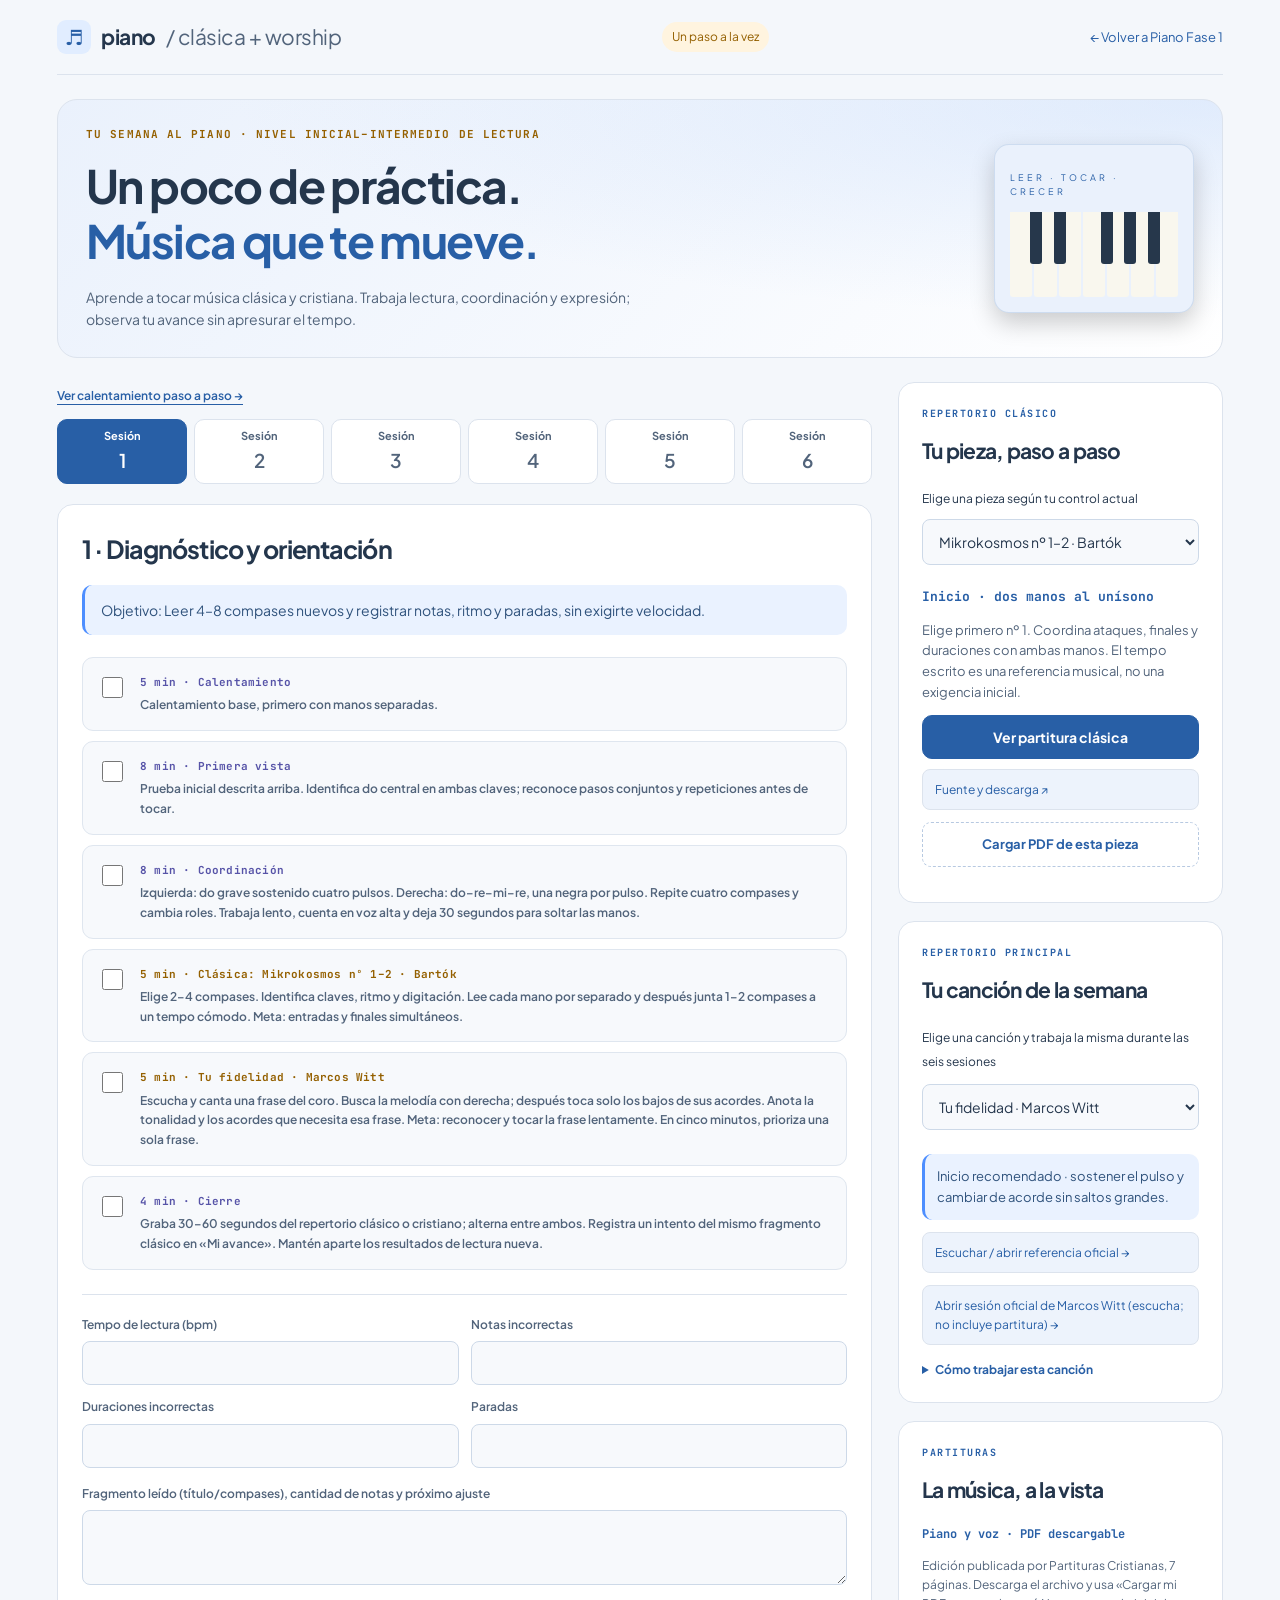
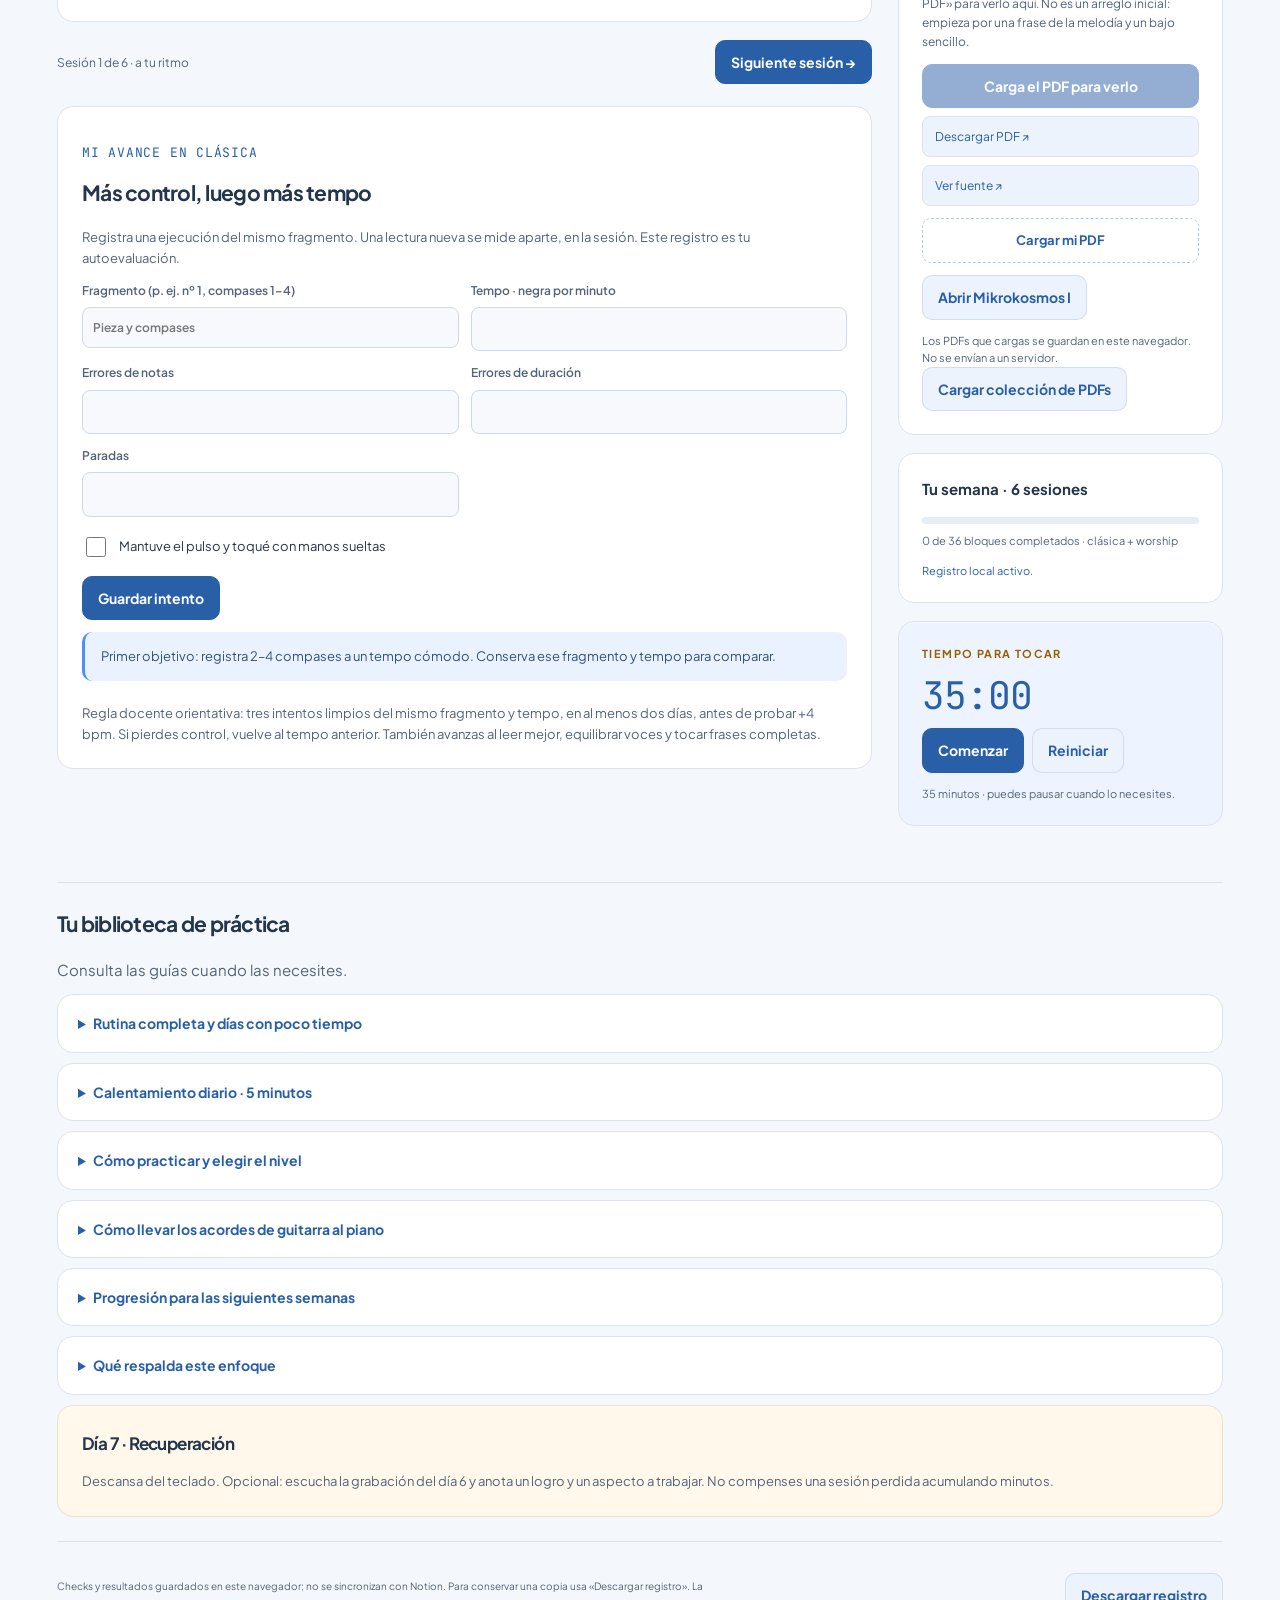
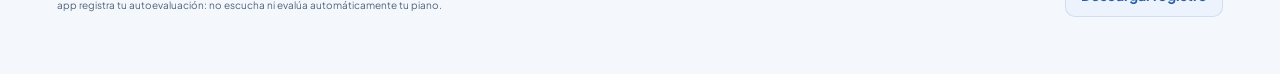
<file: semana-practica.html>
<!doctype html>
<html lang="es">
<head>
<meta charset="utf-8"><meta name="viewport" content="width=device-width,initial-scale=1">
<title>Piano · Clásica y worship</title>
<style>
:root{color-scheme:dark;--bg:#111317;--card:#1e2024;--text:#e2e2e8;--muted:#c3c6d6;--blue:#b2c5ff}*{box-sizing:border-box}body{margin:0;background:var(--bg);color:var(--text);font:16px/1.65 system-ui,sans-serif}main{max-width:820px;margin:auto;padding:28px 20px 70px}h1{font-size:clamp(27px,5vw,40px);line-height:1.2}h2{font-size:22px}h3{font-size:18px}a{color:var(--blue)}.intro,p{color:var(--muted)}.card,details{background:var(--card);border:1px solid #ffffff16;border-radius:18px;padding:20px;margin:18px 0}.pill{color:var(--blue);font-size:13px;letter-spacing:.06em}.goal{border-left:3px solid var(--blue);padding-left:14px;color:var(--text)}summary{cursor:pointer;font-weight:700}label.task{display:flex;gap:12px;margin:14px 0;align-items:flex-start}input[type=checkbox]{width:21px;height:21px;flex-shrink:0;margin-top:4px;accent-color:#5b8cff}label.task:has(input:checked) span{color:var(--muted);text-decoration:line-through}.fields{display:grid;grid-template-columns:repeat(2,minmax(0,1fr));gap:12px}.fields label{font-size:13px;color:var(--muted)}input[type=number],textarea{display:block;width:100%;background:#111317;color:var(--text);border:1px solid #ffffff35;border-radius:8px;padding:10px;font:inherit}textarea{min-height:75px}button{border:1px solid #ffffff35;border-radius:9px;background:#273955;color:var(--text);padding:10px 15px;font:inherit;cursor:pointer}progress{width:100%;accent-color:#5b8cff}small{color:var(--muted)}.status{color:var(--blue)}@media(max-width:480px){.fields{grid-template-columns:1fr}.card,details{padding:16px}}
</style>
<link rel="stylesheet" href="practica.css"><link rel="stylesheet" href="sanctuary.css">
</head>
<body class="weekly"><main>
<a href="index.html">← Volver a Piano Fase 1</a>
<p class="pill">TU SEMANA AL PIANO · NIVEL INICIAL–INTERMEDIO DE LECTURA</p>
<h1>Un poco de práctica.<br><em>Música que te mueve.</em></h1>
<p class="intro">Aprende a tocar música clásica y cristiana. Trabaja lectura, coordinación y expresión; observa tu avance sin apresurar el tempo.</p>
<div class="card"><strong>6 sesiones de 35 minutos + 1 día de recuperación</strong>
<p>Orden sugerido: lunes a sábado. Con turnos, sigue las sesiones 1–6 en orden, aunque te tome más de una semana. Después del turno nocturno puedes descansar o hacer la versión de 15 minutos: 3 de calentamiento, 5 de lectura, 5 de coordinación y 2 de registro.</p>
<p>Distribución completa: calentamiento 5 min → lectura nueva 8 min → coordinación 8 min → repertorio clásico 5 min → canción cristiana 5 min → grabación y registro 4 min. Dentro de coordinación, deja 30 segundos para soltar las manos. En días libres puedes sumar 5 minutos a cada repertorio (45 min en total).</p>
<progress id="progress" value="0" max="36"></progress><small id="progressLabel"></small><p id="storageStatus" class="status" role="status"></p>
</div>
<details open><summary>Calentamiento diario · 5 minutos</summary>
<ol>
<li><strong>1 min:</strong> ajusta la banqueta: pies apoyados, hombros sueltos, antebrazos aproximadamente al nivel del teclado. Abre y cierra las manos suavemente; no fuerces estiramientos.</li>
<li><strong>2 min:</strong> posición do–re–mi–fa–sol. Derecha: dedos 1–2–3–4–5; izquierda: 5–4–3–2–1 (1 = pulgar). Toca ascendente y descendente, primero por separado, una negra por clic a 50–60 bpm. Dos recorridos por mano, sonido suave y parejo.</li>
<li><strong>1 min:</strong> ambas manos en do–sol, en registros separados: do–re–mi–re–do simultáneamente. Muñecas flexibles, dedos cerca de las teclas, sin levantarlos exageradamente.</li>
<li><strong>1 min:</strong> izquierda sostiene do durante cuatro pulsos; derecha toca do–re–mi–re en negras. Cambia roles. Suelta entre repeticiones. Sin pedal.</li>
</ol><p>El calentamiento prepara la coordinación; no busca fatigar. Si aparece dolor, detén la práctica y revisa cómo estás tocando.</p></details>
<details open><summary>Cómo practicar y elegir el nivel</summary>
<p><strong>Prueba inicial:</strong> escoge un fragmento desconocido de 4–8 compases, sin alteraciones ni cambios de posición, con negras y blancas. Si dos pentagramas te obligan a detenerte constantemente, empieza leyendo una mano y luego ambas en movimiento sencillo.</p>
<p><strong>Primera vista:</strong> observa 30–45 segundos: claves, compás, notas iniciales, dirección e intervalos. Cuenta un compás y toca una sola vez a 40–60 bpm, sin volver atrás. Mira el siguiente pulso cuando puedas. Usa un fragmento nuevo cada día; una segunda pasada ya es lectura de repaso.</p>
<p><strong>Trabajo técnico:</strong> elige 1–2 compases difíciles. Prueba cada mano brevemente y júntalas pronto, lento. Haz 2–3 repeticiones atendiendo a un problema concreto, cambia de tarea y vuelve después. Si hay errores repetidos, simplifica o baja el tempo.</p>
<p><strong>Regla de avance propuesta:</strong> en lectura, al menos 90% de notas y duraciones correctas y como máximo una parada en dos fragmentos nuevos de días diferentes. En técnica, tres pasadas controladas sin tensión y una comprobación al día siguiente. Estos umbrales son criterios pedagógicos prácticos, no valores validados científicamente. Sube solo una variable: 4 bpm, ritmo más complejo o cambio de posición.</p>
<p><strong>Material:</strong> Mikrokosmos I es tu primer repertorio clásico. Empieza con nº 1–2 y conserva una pieza o grupo pequeño hasta tocarlo con control. Trabaja también una canción cristiana. Para lectura nueva, emplea fragmentos iniciales que no hayas visto: una pieza ensayada deja de ser lectura a primera vista.</p>
</details>
<section class="card" id="worship"><p class="pill">REPERTORIO PRINCIPAL</p><h2>Tu canción de la semana</h2>
<label for="songSelect">Elige una canción y trabaja la misma durante las seis sesiones</label><br>
<select id="songSelect" style="width:100%;padding:12px;margin:12px 0;background:#111317;color:#e2e2e8;border:1px solid #ffffff35;border-radius:8px;font:inherit"></select>
<p id="songFocus" class="goal"></p><p id="songTip"></p>
<p><a id="songListen" target="_blank" rel="noopener">Escuchar / abrir referencia oficial →</a></p>
<p><a id="songResource" target="_blank" rel="noopener">Abrir recursos de la canción →</a></p>
<p><strong>Primera meta:</strong> acompañar una estrofa y un coro con bajo sencillo y acordes. <strong>Segunda meta:</strong> tocar la melodía con derecha y el bajo con izquierda para que la canción se reconozca sin cantar. Las indicaciones de abajo son adaptaciones docentes; no son transcripciones de la grabación.</p>
<p>Mantén una sola canción hasta lograr la meta; la selección no significa que todos los arreglos originales tengan la misma dificultad. Usa 40–60 bpm al estudiar, aunque la grabación sea más rápida. Si necesitas el cifrado de otra tonalidad, transpón todos los acordes por igual; no cambies solo los acordes difíciles.</p>
</section>
<details open><summary>Cómo llevar los acordes de guitarra al piano</summary>
<p>Reconocerás el cifrado por tu experiencia: C = do, D = re, E = mi, F = fa, G = sol, A = la, B = si; «m» significa menor. Un cifrado indica armonía, no todas las notas ni el ritmo de la melodía.</p>
<p><strong>Ejercicio preparatorio en do:</strong> C–G–Am–F, un acorde por compás de 4/4. Es un ejercicio general de worship, no la secuencia completa de ninguna canción. Izquierda: do–sol–la–fa, una nota grave por compás. Derecha: do–mi–sol → si–re–sol → do–mi–la → do–fa–la. Estas inversiones reducen los saltos. Prueba dedos 1–2–5 o 1–3–5, según comodidad.</p>
<p><strong>Nivel 1:</strong> bajo + acorde sostenido. <strong>Nivel 2:</strong> bajo sostenido y acorde en pulsos 1 y 3. <strong>Nivel 3:</strong> bajo y arpegio derecho, una nota por pulso: do–mi–sol–mi para C; si–re–sol–re para G; do–mi–la–mi para Am; do–fa–la–fa para F. <strong>Nivel 4:</strong> melodía derecha + bajo izquierdo; añade armonía después. Usa el orden y la duración reales de los acordes de tu canción, no este bucle genérico.</p>
<p><strong>Acordes con barra:</strong> G/B significa acorde de sol en derecha y si en el bajo. Empieza con notas sueltas en izquierda, sin octavas. Incorpora pedal solo cuando los cambios salgan limpios: suelta al cambiar de armonía y vuelve a pisar después de tocar el nuevo acorde.</p>
<p>Escucha y canta una frase, encuéntrala en el teclado y repítela lentamente. Para lectura de melodía usa un arreglo inicial en pentagrama; los recursos de acordes no siempre incluyen partitura de piano. En Marcos Witt enlazamos grabaciones oficiales, no una partitura verificada.</p>
</details>
<div id="sessions"></div>
<div class="card"><h2>Día 7 · Recuperación</h2><p>Descansa del teclado. Opcional: escucha la grabación del día 6 y anota un logro y un aspecto a trabajar. No compenses una sesión perdida acumulando minutos.</p></div>
<details><summary>Progresión para las siguientes semanas</summary><p><strong>Semana 2:</strong> repite la estructura con fragmentos nuevos. Conserva nº 1–6 si aún cuesta coordinar; introduce nº 10 (manos alternadas) cuando la base esté estable.</p><p><strong>Semana 3:</strong> añade nº 11 (movimiento paralelo) y nº 12 (reflejo) solo si puedes mantener pulso y relajación. Trabaja el contraste fuerte/suave entre manos.</p><p><strong>Semana 4:</strong> introduce nº 13 (cambio de posición) y después nº 17 (movimiento contrario), según resultados. Una dificultad nueva por vez. En tu canción cristiana, une estrofa y coro y explora arpegios solo cuando el acompañamiento básico esté estable.</p><p>No hay obligación de completar todos esos números en cuatro semanas. El criterio para avanzar es cómo tocas, no la fecha.</p></details>
<details><summary>Qué respalda este enfoque</summary><p>No hay evidencia comparativa suficiente para llamar a un libro el método más eficiente para todos. Un estudio de 25 pianistas avanzados encontró mejoras con un programa combinado de lectura; otro estudio pequeño con clarinetistas avanzados encontró ventajas al alternar tareas. Son orientaciones útiles, pero no prueban que esta rutina exacta sea superior en principiantes adultos.</p><ul>
<li><a href="https://research.monash.edu/en/publications/improving-sight-reading-skills-in-advanced-pianists-a-hybrid-appr/" target="_blank" rel="noopener">Zhukov y colaboradores: enfoque combinado de lectura (2016)</a></li>
<li><a href="https://www.frontiersin.org/journals/psychology/articles/10.3389/fpsyg.2016.01251/full" target="_blank" rel="noopener">Carter y Grahn: práctica en bloques y alternada (2016)</a></li>
<li><a href="https://www.boosey.com/downloads/BHKeyboard2006_E.pdf" target="_blank" rel="noopener">Boosey & Hawkes: catálogo de Mikrokosmos</a></li></ul><p>El plan adapta esas orientaciones con decisiones docentes: fragmentos pequeños, práctica distribuida, continuidad del pulso y objetivos observables. Hanon no es obligatorio; al inicio, estos patrones breves y las piezas cubren las prioridades de la semana.</p></details>
<p><small>Checks y resultados guardados en este navegador; no se sincronizan con Notion. Para conservar una copia usa «Descargar registro». La app registra tu autoevaluación: no escucha ni evalúa automáticamente tu piano.</small></p>
<button id="export" type="button">Descargar registro</button>
</main>
<script src="clasica-data.js"></script><script>
const sessions = [
{title:'1 · Diagnóstico y orientación',goal:'Leer 4–8 compases nuevos y registrar notas, ritmo y paradas, sin exigirte velocidad.',reading:'Prueba inicial descrita arriba. Identifica do central en ambas claves; reconoce pasos conjuntos y repeticiones antes de tocar.',coord:'Izquierda: do grave sostenido cuatro pulsos. Derecha: do–re–mi–re, una negra por pulso. Repite cuatro compases y cambia roles.',piece:'Mikrokosmos nº 1: lee el inicio de cada mano y luego ambas. Trabaja solo 1–2 compases si hace falta; tu objetivo es la sincronía.',extra:'Calentamiento base, primero con manos separadas.'},
{title:'2 · Leer por intervalos',goal:'Completar dos fragmentos nuevos de 4 compases al mismo tempo, con como máximo una parada por fragmento.',reading:'Busca segundos y terceras: paso o salto de una tecla. Dedica dos minutos a la clave de fa. No escribas el nombre de todas las notas.',coord:'Izquierda toca do en blancas (pulsos 1 y 3); derecha do–re–mi–re en negras. Cuatro compases. Luego invierte las figuras entre manos.',piece:'Mikrokosmos nº 2, o continúa nº 1 si aún no está estable. Alterna dos minutos de repertorio y un minuto del patrón de coordinación.',extra:'En el último minuto del calentamiento, cambia roles sin acelerar.'},
{title:'3 · Independencia rítmica',goal:'Mantener ocho compases del patrón 2:1 sin perder el pulso en dos intentos separados.',reading:'Fragmento nuevo de 4–8 compases con negras, blancas y silencios sencillos. Cuenta el ritmo antes de tocar.',coord:'Mantén el patrón negras/blancas del día 2, ahora con izquierda do–sol en blancas. Vuelve a una sola nota si el salto interrumpe el pulso.',piece:'Mikrokosmos nº 3, o consolida nº 1–2. Aísla una entrada que falle; práctica breve por separado y luego juntos.',extra:'Calentamiento base; mantén las notas largas hasta su final, sin apretar la tecla con fuerza.'},
{title:'4 · Independencia de volumen',goal:'Hacer oír la melodía derecha sobre un bajo suave durante cuatro compases y después invertir el protagonismo.',reading:'Fragmento nuevo y fácil. Mira un pulso por delante; conserva las duraciones aunque omitas una nota accidentalmente.',coord:'Izquierda do largo, muy suave; derecha do–re–mi–re, un poco más sonora. Invierte roles. Cuatro compases por versión, sin golpear.',piece:'Mikrokosmos nº 4, o uno ya iniciado. Respeta sus indicaciones de dinámica; usa el contraste entre manos como ejercicio aparte.',extra:'En los patrones de cinco notas toca una mano suave y luego la otra, sin buscar volumen máximo.'},
{title:'5 · Consolidar y recuperar',goal:'Repetir un fragmento trabajado ayer con la misma digitación y pulso después de una pausa.',reading:'Dos fragmentos desconocidos de 4 compases. Anticipa dirección y puntos de llegada; registra solo la primera ejecución.',coord:'Secuencia A: patrón 2:1. B: contraste de volumen. C: fragmento de Bartók. Alterna cada 2 minutos, vuelve a A y observa qué conservaste.',piece:'Mikrokosmos nº 5 si los anteriores están controlados; de lo contrario trabaja el problema más concreto de nº 1–4. Máximo dos piezas activas.',extra:'Calentamiento base. Si estás descansado, trasládalo de do–sol a sol–re, sin cruces de pulgar.'},
{title:'6 · Evaluación y música',goal:'Comparar una lectura nueva de dificultad equivalente a la sesión 1 y grabar una pieza completa al tempo que controlas.',reading:'Usa material desconocido con la misma longitud y dificultad que el diagnóstico. Mantén el mismo tempo para que la comparación sea útil.',coord:'Elige el patrón más difícil de la semana y toca ocho compases. Si sale estable, aumenta solo 4 bpm; si no, conserva el tempo.',piece:'Graba nº 1 o nº 2 completo, o la pieza más estable. Si nº 1–5 están cómodos, explora nº 6 sin obligación de terminarlo.',extra:'Calentamiento base a tu tempo habitual; hoy no busques un récord.'}
];
const KEY='piano_weekly_practice_v1';let state={};let storageOK=true;
try{state=JSON.parse(localStorage.getItem(KEY))||{};if(typeof state!=='object'||Array.isArray(state))state={};}catch(e){storageOK=false;}
const songs=[
{id:'fidelidad',name:'Tu fidelidad · Marcos Witt',focus:'Inicio recomendado · sostener el pulso y cambiar de acorde sin saltos grandes.',tip:'Empieza por una frase del coro. Escúchala, cántala y encuentra su melodía. En acompañamiento, aprende dos cambios de acorde antes de enlazar toda la sección. Referencia de la versión interpretada por Marcos Witt.',listen:'https://www.youtube.com/watch?v=tamUjYUjEHY',resource:'https://www.youtube.com/watch?v=636qAyIIbYQ',resourceLabel:'Abrir sesión oficial de Marcos Witt (escucha; no incluye partitura)'},
{id:'gracias',name:'Gracias · Marcos Witt',focus:'Siguiente canción · tocar frases musicales completas y equilibrar melodía y bajo.',tip:'Divide estrofa y coro por frases. Conserva las notas largas de la melodía y empieza con bajo sostenido. Elige una frase por sesión; deja introducciones y adornos para más adelante.',listen:'https://www.youtube.com/watch?v=eQ-c1GfY73w',resource:'https://www.youtube.com/watch?v=636qAyIIbYQ&t=340s',resourceLabel:'Escuchar Gracias en la sesión oficial (no incluye partitura)'},
{id:'mi-vida',name:'Mi vida es Cristo · La IBI / Sovereign Grace Music',focus:'Nivel siguiente · fraseo y acompañamiento según el compás de la partitura.',tip:'Empieza por el coro y respeta el compás indicado en tu edición. No fuerces los patrones de cuatro pulsos sobre un compás distinto. Para los versos, trabaja una frase cada vez; usa los recursos del editor para ver armonía y estructura.',listen:'https://sovereigngracemusic.com/music/albums/el-dios-que-adoramos/',resource:'https://sovereigngracemusic.com/music/songs/mi-vida-es-cristo/',resourceLabel:'Abrir recursos oficiales de Mi vida es Cristo'},
{id:'dios-adoramos',name:'El Dios que adoramos · La IBI / Sovereign Grace Music',focus:'Nivel siguiente · unir verso, precoro y coro conservando el pulso.',tip:'Empieza con un fragmento del coro y luego añade el precoro. El recurso oficial de guitarra está en fa sostenido: si esa tonalidad todavía cuesta, transpón el cifrado completo a do con ayuda de tu experiencia en armonía. No toques en do encima de la grabación en otra tonalidad.',listen:'https://sovereigngracemusic.com/music/albums/el-dios-que-adoramos/',resource:'https://sovereigngracemusic.com/music/songs/el-dios-que-adoramos/',resourceLabel:'Abrir recursos oficiales y cifrado de El Dios que adoramos'},
{id:'hermoso',name:'Hermoso Nombre · Hillsong',focus:'Nivel siguiente · acordes conectados y contraste entre estrofa y coro.',tip:'Trabaja estrofa y coro antes del puente. Usa acordes sostenidos en la estrofa y dos ataques por compás en el coro cuando controles el ritmo. Las inversiones deben acercar las notas entre acordes, sin añadir adornos todavía.',listen:'https://hillsong.com/music/hillsong-en-espanol/el-eco-de-su-voz/hermoso-nombre',resource:'https://hillsong.com/music/worship/let-there-be-light/what-a-beautiful-name-live/chords',resourceLabel:'Abrir página de acordes y recursos de Hillsong'},
{id:'aqui',name:'Aquí Estoy (The Stand) · Hillsong UNITED',focus:'Nivel siguiente · acompañar de forma continua y construir intensidad.',tip:'Comienza con una sección corta y bajo sencillo. Añade arpegios solo después de tocar sus cambios de acorde sin interrupciones. Diferencia intensidad con el toque y el registro, sin acelerar.',listen:'https://www.worshiptogether.com/es/canciones/aqui-estoy-united/',resource:'https://www.worshiptogether.com/es/canciones/aqui-estoy-united/',resourceLabel:'Abrir canción y recursos en Worship Together'}
];
let activeSong=songs.find(s=>s.id===state.worshipSong)||songs[0];
const worshipSteps=[
'Escucha y canta una frase del coro. Busca la melodía con derecha; después toca solo los bajos de sus acordes. Anota la tonalidad y los acordes que necesita esa frase. Meta: reconocer y tocar la frase lentamente.',
'Practica los acordes de esa misma frase con derecha y bajo suelto con izquierda. Usa la duración real de cada acorde, sin pedal. Meta: enlazar la frase dos veces sin detenerte en los cambios.',
'Conserva el bajo sostenido y repite suavemente el acorde derecho donde corresponda al compás. Añade la frase siguiente si la anterior está estable. Meta: acompañar un fragmento de coro durante 30–60 segundos.',
'Trabaja la melodía del fragmento con derecha y solo el bajo con izquierda. Si coordinar cuesta, vuelve a una frase corta. Meta: que el fragmento se reconozca sin cantar ni usar la grabación.',
'Une fragmentos para completar un coro; añade una estrofa si tienes margen. Usa la grabación solo cuando coincidan tonalidad y tempo; si no, canta tú. Meta: tocar el coro con acompañamiento sencillo sin parar.',
'Graba una estrofa y un coro si están listos, o el fragmento más completo que controles. Haz una versión de acompañamiento y otra de melodía + bajo. Meta: comparar pulso, cambios y equilibrio; decidir si consolidar o pasar a otra canción.'
];
const picker=document.getElementById('songSelect');songs.forEach(s=>{const option=document.createElement('option');option.value=s.id;option.textContent=s.name;picker.appendChild(option);});picker.value=activeSong.id;
function songCheckKey(i){return 'worship-check-'+activeSong.id+'-'+i;}
let activeClassic=classicalPieces.find(p=>p.id===state.classicalPiece)||classicalPieces[0];
function practiceCheckKeys(i){return ['check-'+i+'-0','check-'+i+'-1','check-'+i+'-2','classical-check-'+activeClassic.id+'-'+i,songCheckKey(i),'check-'+i+'-4'];}
function updateSong(){document.getElementById('songFocus').textContent=activeSong.focus;document.getElementById('songTip').textContent=activeSong.tip;document.getElementById('songListen').href=activeSong.listen;const link=document.getElementById('songResource');link.href=activeSong.resource;link.textContent=activeSong.resourceLabel+' →';}
picker.addEventListener('change',()=>{activeSong=songs.find(s=>s.id===picker.value)||songs[0];state.worshipSong=activeSong.id;updateSong();renderSessions();save();});
function save(){try{localStorage.setItem(KEY,JSON.stringify(state));storageOK=true;}catch(e){storageOK=false;}update();}
function update(){let done=0;for(let i=0;i<6;i++)for(const key of practiceCheckKeys(i))if(state[key])done++;document.getElementById('progress').value=done;document.getElementById('progressLabel').textContent=done+' de 36 bloques completados · clásica + worship';document.getElementById('storageStatus').textContent=storageOK?'Registro local activo.':'No se pudo guardar en este navegador. Descarga tu registro antes de salir.';}
const root=document.getElementById('sessions');
function renderSessions(){root.replaceChildren();
sessions.forEach((s,i)=>{const article=document.createElement('article');article.className='card';const h=document.createElement('h2');h.textContent=s.title;article.appendChild(h);const goal=document.createElement('p');goal.className='goal';goal.textContent='Objetivo: '+s.goal;article.appendChild(goal);
const blocks=[['5 min · Calentamiento',s.extra],['8 min · Primera vista',s.reading],['8 min · Coordinación',s.coord+' Trabaja lento, cuenta en voz alta y deja 30 segundos para soltar las manos.'],['5 min · Clásica: '+activeClassic.name,activeClassic.steps[i]],['5 min · '+activeSong.name,worshipSteps[i]+' En cinco minutos, prioriza una sola frase.'],['4 min · Cierre','Graba 30–60 segundos del repertorio clásico o cristiano; alterna entre ambos. Registra un intento del mismo fragmento clásico en «Mi avance». Mantén aparte los resultados de lectura nueva.']];
blocks.forEach((b,j)=>{const label=document.createElement('label');label.className='task';const check=document.createElement('input');check.type='checkbox';const k=practiceCheckKeys(i)[j];check.checked=!!state[k];check.addEventListener('change',()=>{state[k]=check.checked;save();});const text=document.createElement('span');const strong=document.createElement('strong');strong.textContent=b[0];text.append(strong,document.createElement('br'),document.createTextNode(b[1]));label.append(check,text);article.appendChild(label);});
const fields=document.createElement('div');fields.className='fields';[['tempo','Tempo de lectura (bpm)'],['notes','Notas incorrectas'],['rhythm','Duraciones incorrectas'],['stops','Paradas']].forEach(([name,title])=>{const label=document.createElement('label');label.textContent=title;const input=document.createElement('input');input.type='number';input.min='0';input.step='1';if(name==='tempo'){input.min='20';input.max='240';}const k='metric-'+i+'-'+name;input.value=state[k]??'';input.addEventListener('input',()=>{state[k]=input.value;save();});label.appendChild(input);fields.appendChild(label);});article.appendChild(fields);const label=document.createElement('label');label.textContent='Fragmento leído (título/compases), cantidad de notas y próximo ajuste';const notes=document.createElement('textarea');const k='note-'+i;notes.value=state[k]||'';notes.addEventListener('input',()=>{state[k]=notes.value;save();});label.appendChild(notes);article.appendChild(label);root.appendChild(article);});if(window.refreshSession)window.refreshSession();
}
document.getElementById('export').addEventListener('click',()=>{const blob=new Blob([JSON.stringify({plan:'Piano: clásica y worship',exportedAt:new Date().toISOString(),song:activeSong,classicalPiece:activeClassic,classicalPieces,worshipSteps,sessions,state},null,2)],{type:'application/json'});const url=URL.createObjectURL(blob);const link=document.createElement('a');link.href=url;link.download='registro-piano-semanal.json';link.click();setTimeout(()=>URL.revokeObjectURL(url),1000);});updateSong();renderSessions();update();
</script><script src="practica-ui.js"></script><script src="partituras.js"></script><script src="clasica-ui.js"></script><script src="partitura-export.js"></script></body></html>
</file>
<file: sanctuary.css>
@import url('https://fonts.googleapis.com/css2?family=Plus+Jakarta+Sans:wght@400;500;600;700;800&family=JetBrains+Mono:wght@400;500;600&display=swap');
/* Sanctuary Piano: visual system exported from Franco's Stitch design. */
/* Light palette requested by Franco; score pages retain their white paper. */
.lesson-navigation{display:flex;justify-content:space-between;gap:12px;margin-top:18px}.lesson-navigation button{padding:12px;border-radius:10px;border:1px solid var(--border);background:var(--primary);color:white;font:inherit;font-size:13px;cursor:pointer}.lesson-navigation button:disabled{opacity:.4;cursor:default}
.index-skin .bottom-nav{background:#fffffff2}.index-skin .metro-dial .bpm,.index-skin .metro-session .t,.index-skin .stat-pill .n{color:var(--text)}.index-skin .notion-cta a{color:white}.index-skin .day-btn:hover{background:#dce7f5}.weekly .sidebar .goal{color:#2f527c}.weekly button:disabled{opacity:.5}.weekly .secondary:hover{color:#204d88}
#printDialog{width:min(960px,98vw);height:94vh;max-height:94vh;border:1px solid #cad5e3;border-radius:14px;padding:0;background:#edf1f6;color:#24364c;overflow:auto}#printDialog::backdrop{background:#07101be6}#printDialog>header{position:sticky;top:0;z-index:1;padding:16px;background:#ffffff;display:flex;gap:12px;align-items:center;flex-wrap:wrap;border-bottom:1px solid #cdd9e8}#printDialog h1{font-size:16px;margin:0;flex:1 1 220px}#printDialog #printStatus{font-size:12px;margin:0;width:100%;color:#52647b}#printDialog button:disabled{opacity:.5;cursor:wait}.print-page{width:210mm;height:297mm;box-sizing:border-box;padding:10mm;margin:16px auto;background:white;display:flex;align-items:center;justify-content:center;break-after:page}.print-page:last-child{break-after:auto}.print-page img{max-width:100%;max-height:100%;object-fit:contain}@media screen and (max-width:820px){.print-page{width:94%;height:auto;padding:12px}.print-page img{width:100%;height:auto}}@page{size:A4 portrait;margin:0}@media print{html,body{background:white!important;margin:0!important;padding:0!important;overflow:visible!important}body>*:not(#printDialog){display:none!important}#printDialog{display:block!important;position:static!important;width:auto!important;height:auto!important;max-height:none!important;overflow:visible!important;border:0!important;border-radius:0!important;padding:0!important;margin:0!important;background:white!important;box-shadow:none!important}#printDialog>header{display:none!important}.print-page{margin:0!important;box-shadow:none!important;break-inside:avoid}#printDialog::backdrop{display:none!important}}
:root{color-scheme:light;--bg:#f4f7fb;--card:#ffffff;--card2:#f7f9fc;--card3:#f0f4fa;--card-high:#e5edf7;--text:#24364c;--muted:#52647b;--primary:#3b82f6;--primary-soft:#285fa6;--tertiary:#946000;--border:#dce3ed;--border2:#dce3ed;--line:#dce3ed;--green:#285fa6;--blue:#285fa6;--soft:#eaf2ff;--notion:#285fa6}
body{background:var(--bg);color:var(--text);font-family:'Plus Jakarta Sans',system-ui,sans-serif;-webkit-font-smoothing:antialiased}
:is(button,a,input,select,textarea,summary):focus-visible{outline:3px solid var(--tertiary);outline-offset:4px}
.weekly h1,.weekly h2,.weekly h3{font-family:'Plus Jakarta Sans',system-ui,sans-serif;font-weight:700;letter-spacing:-.035em;color:var(--text)}
.weekly h1{font-size:clamp(30px,4vw,46px);line-height:1.2}.weekly h1 em{font-style:normal;color:#285fa6;font-weight:700}
.weekly .topbar{padding:20px 0}.weekly .brand{letter-spacing:-.5px}.weekly .brand-icon{background:#e1edff;color:#285fa6}.weekly .topbar small{background:#fff4df;color:#946000}.weekly .brand span:last-child{color:#52647b!important}
.weekly .hero{border:1px solid var(--line);border-radius:20px;background:radial-gradient(ellipse at 100% 0,#b8d2f966,transparent 60%),linear-gradient(135deg,#eaf1fc,#ffffff);padding:26px 28px;margin:24px 0}.weekly .hero .pill{color:var(--tertiary);letter-spacing:1.1px}.weekly .hero .intro{color:#52647b;font-size:14px}
.weekly .piano-art{transform:none;background:#eaf1fc;border:1px solid #285fa625;box-shadow:0 10px 25px #0003}.weekly .piano-art span{color:#285fa6}.weekly .keys b{background:#26374b}
.weekly .card,.weekly details{border-color:var(--line);background:var(--card);box-shadow:inset 0 1px 0 #ffffff80;border-radius:16px}
.weekly button{background:#285fa6;color:#ffffff;border-color:#285fa6;font-weight:700}.weekly button:hover{background:#204d88}.weekly .secondary,.weekly #export,.weekly .timer-actions button:last-child{background:#edf3fc;color:#285fa6;border-color:#285fa625}.weekly .secondary:hover{background:#dfeafa}
.weekly .session-nav button{background:#ffffff;border-color:var(--line);color:#52647b}.weekly .session-nav button[aria-pressed=true]{background:#285fa6;color:#ffffff;border-color:#285fa6}.weekly .session-nav button.done:not([aria-pressed=true]){background:#e6f2ea;color:#38614b}
.weekly .pill,.weekly .score-type{color:#285fa6;font-family:'JetBrains Mono',monospace}.weekly .goal{background:#eaf2ff;color:#2f527c;border-left:3px solid #4d8eff}.weekly .task{background:#f7f9fc;border-color:#dfe6ef;line-height:1.65}.weekly .task strong{color:#5754a8;font-family:'JetBrains Mono',monospace;font-size:11px}.weekly .task:nth-of-type(4) strong,.weekly .task:nth-of-type(5) strong{color:#946000}.weekly .task input,.weekly .pulse-check input{accent-color:#4d8eff}.weekly .task:has(input:checked){background:#e9f2fb;border-color:#4d8eff40}.weekly .task:has(input:checked) span{color:#52647b}
.weekly input[type=number],.weekly textarea,.weekly .advance-card input:not([type]),.weekly .classical-card select,.weekly .sidebar #songSelect{background:#f7f9fc!important;color:var(--text)!important;border-color:#cdd9e8!important}.weekly input,.weekly select,.weekly textarea{font-family:inherit}.weekly .fields label,.weekly .session-card>label{color:#52647b}
.weekly .sidebar a{background:#edf3fc;border-color:#dce3ed;color:#285fa6}.weekly .file-label{border-color:#285fa655;color:#285fa6}.weekly .timer{background:#eef4ff}.weekly .clock{font-family:'JetBrains Mono',monospace;color:#285fa6;font-size:38px;letter-spacing:-1px}.weekly .timer-label{color:#946000}.weekly .rest-card{background:#fff8eb;border-color:#94600025}
.weekly progress::-webkit-progress-bar{background:#e5edf7}.weekly progress::-webkit-progress-value{background:#4d8eff}.weekly .score-dialog{background:#ffffff;border-color:#cad5e3}.weekly #scorePages{background:#e5eaf0}.weekly .viewer-tools{flex-wrap:wrap;gap:10px}.weekly .print-range{display:flex;align-items:center;gap:6px;font-size:12px;color:var(--muted)}.weekly .print-range select{padding:8px;border-radius:8px;background:#edf3fc;color:var(--text);border:1px solid var(--line);font:inherit}.weekly #viewerActionStatus{color:#946000;min-height:18px}.weekly #scorePages{height:calc(100% - 245px)}
.weekly .library summary,.weekly .song-guide summary{color:#285fa6}.weekly .advance-card th{color:#285fa6}.weekly .warm-link{color:#285fa6}
.index-skin :is(h1,h2,.name,.dtitle,.ptitle,.bpm){font-family:'Plus Jakarta Sans',system-ui,sans-serif!important}.index-skin .today-card{background:linear-gradient(145deg,#eaf1fc,#ffffff);border-color:var(--border)}.index-skin .task{background:#f7f9fc;border:1px solid #dce3ed;border-radius:12px;padding:14px;margin:8px 0}.index-skin .tag{background:#6366f122;color:#5754a8}.index-skin .example-toggle{color:#946000}.index-skin .piece-card{background:#ffffff;padding:18px}.index-skin .metro-dial{background:radial-gradient(circle,#dae8fc,#f7f9fc);border-color:#285fa640}.index-skin .notion-box{background:#eaf2ff}
@media(max-width:720px){.weekly .hero{padding:20px;margin:18px 0}.weekly .hero h1{font-size:30px}.weekly .sidebar{order:0;display:flex;flex-direction:column;width:100%;gap:14px}.weekly .practice-column{order:-1}.weekly .sidebar .card{width:100%}.weekly .brand{font-size:14px}.weekly .topbar{gap:8px}.weekly .topbar a{font-size:11px}.weekly .viewer-tools button{font-size:12px}.weekly #scorePages{height:calc(100% - 300px)}.weekly .print-range{flex-wrap:wrap}}
</file>
<file: practica.css>
@import url('https://fonts.googleapis.com/css2?family=DM+Sans:wght@400;500;600;700&family=Playfair+Display:ital,wght@0,500;0,600;1,500&display=swap');
:root{color-scheme:light;--bg:#f5f3ed;--card:#fffefa;--text:#253e37;--muted:#60716b;--blue:#286751;--line:#dfe4db;--green:#245e49;--soft:#e9efe7}
body{background:var(--bg);font-family:'DM Sans',system-ui,sans-serif;color:var(--text);font-size:15px;line-height:1.6}main{max-width:1230px;padding:0 32px 48px}a{color:var(--green);text-underline-offset:4px}h1{font-family:'Playfair Display',Georgia,serif;font-size:clamp(33px,4vw,54px);font-weight:500;letter-spacing:-1.5px;line-height:1.14;margin:14px 0 18px}h1 em{font-weight:500;color:var(--green)}h2{font-size:21px;letter-spacing:-.6px;margin-top:0}p{margin:12px 0;color:var(--muted)}button{background:var(--green);border:1px solid var(--green);border-radius:10px;color:white;font-size:14px;font-weight:600;min-height:44px;transition:background .15s,transform .15s}button:hover{background:#184d39}button:active{transform:translateY(1px)}:is(button,a,input,select,textarea,summary):focus-visible{outline:3px solid #c68b39;outline-offset:4px}.topbar{display:flex;align-items:center;justify-content:space-between;gap:20px;border-bottom:1px solid var(--line);padding:22px 0}.brand{font-weight:700;font-size:21px;letter-spacing:-.7px;display:flex;align-items:center;gap:10px}.brand-icon{width:34px;height:34px;background:var(--green);border-radius:9px;display:grid;place-items:center;color:white}.topbar a{font-size:13px;text-decoration:none}.topbar small{font-size:12px;background:#e8eee4;color:#42654a;padding:5px 10px;border-radius:30px}.hero{display:flex;align-items:center;justify-content:space-between;gap:24px;padding:35px 0 30px}.hero-copy{max-width:700px}.hero .pill{font-size:11px;font-weight:700;letter-spacing:1.8px;margin:0}.hero .intro{max-width:570px;font-size:15px;margin-bottom:0}.piano-art{width:200px;flex-shrink:0;transform:rotate(-7deg);padding:26px 15px 15px;border-radius:15px;background:var(--green);box-shadow:0 18px 28px #244a3c17}.piano-art span{display:block;color:#e6ecdf;font-size:9px;letter-spacing:3px;margin-bottom:12px}.keys{height:85px;display:flex;gap:2px;position:relative}.keys i{flex:1;background:#f9f7ee;border-radius:0 0 3px 3px}.keys b{position:absolute;top:0;width:12px;height:52px;background:#163b2c;border-radius:0 0 3px 3px}.keys b:nth-of-type(1){left:12%}.keys b:nth-of-type(2){left:26%}.keys b:nth-of-type(3){left:54%}.keys b:nth-of-type(4){left:68%}.keys b:nth-of-type(5){left:82%}.workspace{display:grid;grid-template-columns:minmax(0,1fr) 325px;gap:26px;align-items:start}.practice-column{min-width:0}.sidebar{position:sticky;top:20px}.card,details{background:var(--card);border:1px solid var(--line);border-radius:17px;box-shadow:0 4px 14px #213e2f03;margin:0 0 18px;padding:24px}.session-nav{display:grid;grid-template-columns:repeat(6,1fr);gap:7px;margin:0 0 20px}.session-nav button{min-height:65px;background:transparent;border-color:var(--line);color:var(--muted);padding:7px 2px;font-size:11px}.session-nav strong{display:block;font-size:19px;font-weight:600}.session-nav button[aria-pressed=true]{background:var(--green);border-color:var(--green);color:white}.session-nav button.done:not([aria-pressed=true]){background:var(--soft);color:var(--green)}.session-card{display:none}.session-card.visible{display:block}.session-card h2{font-size:25px;margin-bottom:16px}.goal{border-left:0;background:var(--soft);border-radius:10px;padding:14px 16px;color:#375845;font-size:14px;margin-bottom:22px}.task{position:relative;border:1px solid var(--line);background:white;border-radius:11px;padding:15px;margin:10px 0!important;font-size:14px;line-height:1.55}.task strong{display:block;color:var(--green);font-size:12px;letter-spacing:.2px;margin-bottom:4px}.task br{display:none}.task:has(input:checked){background:#f0f4ed;border-color:#d0decc}.task:has(input:checked) span{text-decoration:none;color:#718171}.task input{accent-color:var(--green);width:21px;height:21px}.fields{border-top:1px solid var(--line);padding-top:20px;margin-top:24px;gap:12px}.fields label{font-size:12px;font-weight:600}input[type=number],textarea{background:#fafbf7;color:var(--text);border:1px solid #ced8ce;font-size:14px;margin-top:7px}textarea{margin-bottom:12px}.session-card>label{display:block;font-size:12px;font-weight:600;color:var(--muted);margin-top:16px}.sidebar .card{padding:23px}.sidebar h2{font-size:21px}.sidebar .pill{font-size:10px;letter-spacing:1.5px;font-weight:700;margin-top:0}.sidebar label{font-size:12px}.sidebar #songSelect{background:white!important;color:var(--text)!important;border:1px solid #cad5cb!important;font-size:14px!important;min-height:46px!important}.sidebar #songTip{font-size:13px}.sidebar #songFocus{font-size:13px;padding:12px;margin:12px 0}.sidebar a{display:block;font-size:12px;text-decoration:none;border:1px solid var(--line);padding:10px 12px;border-radius:8px;background:#fafbf7}.song-guide{font-size:12px}.song-guide summary{color:var(--green)}.sidebar .song-guide{border:0;box-shadow:none;padding:0;margin:15px 0 0;background:none}.sidebar .song-guide p{font-size:12px}.week-summary strong{font-size:15px}progress{height:7px;border:0;border-radius:20px;background:var(--soft);accent-color:var(--green);margin:16px 0 5px}progress::-webkit-progress-bar{background:var(--soft);border-radius:20px}progress::-webkit-progress-value{background:var(--green);border-radius:20px}#progressLabel{display:block;font-size:11px}#storageStatus{font-size:11px;margin-bottom:0}.timer{background:#e9eee4;border-color:#d5dfcc}.timer .timer-label{font-size:11px;font-weight:700;letter-spacing:1.4px;margin:0}.clock{font-size:42px;font-variant-numeric:tabular-nums;letter-spacing:-2px;line-height:1.3;margin:8px 0}.timer-actions{display:flex;gap:8px}.timer-actions button:last-child{background:transparent;color:var(--green);border-color:#bacbbb}.timer small{display:block;font-size:11px;margin-top:12px}.library{margin-top:38px;border-top:1px solid var(--line);padding-top:24px}.library h2{font-size:21px}.library details{box-shadow:none;padding:17px 20px;margin-bottom:10px}.library summary{font-size:14px;color:var(--green)}.library details p,.library details li{font-size:14px}.footer-note{font-size:12px;max-width:650px}.next-session{margin-top:8px;display:flex;justify-content:space-between;gap:10px;align-items:center}.next-session small{font-size:12px}.export-row{display:flex;justify-content:space-between;align-items:center;margin-top:24px;border-top:1px solid var(--line);padding-top:22px;gap:16px}#export{background:transparent;color:var(--green);border-color:#cbd6c9;flex-shrink:0}.rest-card{background:#eef1e8}.rest-card h2{font-size:17px}.rest-card p{font-size:13px;margin-bottom:0}@media(max-width:900px){.workspace{grid-template-columns:minmax(0,1fr) 290px;gap:18px}main{padding:0 22px 35px}.piano-art{width:160px}.card{padding:20px}}@media(max-width:720px){.workspace{display:flex;flex-direction:column}.sidebar{position:static;width:100%;display:grid;grid-template-columns:1fr 1fr;gap:12px;order:-1}.sidebar #worship{grid-column:1/-1}.sidebar .card{margin:0;padding:18px}.practice-column{width:100%;margin-top:6px}.hero{padding:28px 0}.hero h1{font-size:38px}.piano-art{display:none}.sidebar #songTip{margin-bottom:8px}.session-nav{gap:5px}.session-nav button{min-height:56px}.session-card h2{font-size:22px}.topbar small{display:none}.timer .clock{font-size:34px}.timer-actions{flex-wrap:wrap}.timer-actions button{font-size:12px;padding:8px 12px}.hero .intro{font-size:14px}.library{margin-top:25px}main{padding:0 16px 35px}.fields{grid-template-columns:1fr 1fr}.export-row{flex-direction:column;align-items:flex-start}}
@media(prefers-reduced-motion:reduce){*{scroll-behavior:auto!important;transition:none!important}}

label.task{display:flex;gap:14px;align-items:flex-start}label.task span{flex:1;min-width:0}.warm-link{display:inline-block;font-size:12px;font-weight:600;margin-bottom:14px}
.classical-card select{width:100%;padding:12px;margin:10px 0;background:white;color:var(--text);border:1px solid #cad5cb;border-radius:8px;font:inherit;font-size:14px}.classical-card p:not(.pill){font-size:13px}.classical-card button{width:100%;margin-bottom:10px}.classical-card input[type=file]{position:absolute;width:1px;height:1px;overflow:hidden;clip-path:inset(50%)}.advance-card{margin-top:22px}.advance-card p,.advance-card small{font-size:13px}.advance-card .fields{border-top:0;margin-top:0;padding-top:0}.advance-card input[type=text],.advance-card input:not([type]){display:block;width:100%;padding:10px;border:1px solid #ced8ce;border-radius:8px;background:#fafbf7;color:var(--text);font:inherit;margin-top:7px}.pulse-check{display:flex;gap:10px;align-items:center;font-size:13px;margin:16px 0}.pulse-check input{accent-color:var(--green);width:20px;height:20px}.advance-card table{width:100%;border-collapse:collapse;font-size:12px;text-align:left;margin:16px 0}.advance-card caption{text-align:left;font-weight:600;padding-bottom:10px}.advance-card th,.advance-card td{padding:9px 5px;border-bottom:1px solid var(--line);vertical-align:top}.advance-card small{display:block}#attemptHistory{overflow-x:auto}@media(max-width:720px){.sidebar .classical-card{grid-column:1/-1}.brand{font-size:16px}.advance-card .fields{grid-template-columns:1fr 1fr}.advance-card .fields label:first-child{grid-column:1/-1}}

.scores-card #scoreNote{font-size:12px}.score-type{font-size:12px;color:var(--green);font-weight:700}.score-actions{display:flex;flex-direction:column;gap:8px}.scores-card small{display:block;font-size:11px;margin-top:12px}.scores-card button:disabled{opacity:.5;cursor:not-allowed}.scores-card #personalScore{position:absolute;width:1px;height:1px;overflow:hidden;clip-path:inset(50%)}.file-label{display:block!important;cursor:pointer;border:1px dashed #a4bca8;padding:11px 14px;border-radius:9px;text-align:center;margin:12px 0;color:var(--green);font-weight:700;font-size:13px!important}.file-label:has(+input:focus-visible){outline:3px solid #c68b39}.secondary{background:transparent;color:var(--green);border-color:#bdcfbf}.score-dialog{width:min(1100px,96vw);height:92vh;max-height:92vh;padding:18px;border:1px solid var(--line);border-radius:15px;background:var(--card);color:var(--text)}.score-dialog::backdrop{background:#10251fbb}.score-dialog header{display:flex;gap:20px;align-items:center;justify-content:space-between}.score-dialog header small{display:block;font-size:12px;margin-top:4px}.score-dialog iframe{width:100%;height:calc(100% - 145px);min-height:200px;border:1px solid var(--line);background:white}.score-dialog p{font-size:12px;margin:5px 0}.viewer-tools{display:flex;align-items:center;gap:15px;margin:12px 0}.viewer-tools a{font-size:13px}.viewer-tools button{font-size:12px}body:has(dialog[open]){overflow:hidden}[hidden]{display:none!important}@media(max-width:720px){.sidebar .scores-card{grid-column:1/-1}.score-dialog{padding:12px;width:98vw}.score-dialog header{gap:10px}.score-dialog header button{white-space:nowrap}.score-dialog header strong{font-size:14px}}

#scorePages{height:calc(100% - 200px);overflow:auto;background:#e6e6e2;border:1px solid var(--line);padding:14px;text-align:center;min-height:200px}#scorePages canvas{background:white;display:block;margin:0 auto;max-width:none}.page-navigation{display:flex;gap:9px;align-items:center;justify-content:center;margin:10px 0}.page-navigation button{font-size:12px;min-height:36px;padding:6px 10px}.page-navigation span{font-size:13px;min-width:48px}.page-navigation button:disabled{opacity:.4;cursor:default}
</file>
